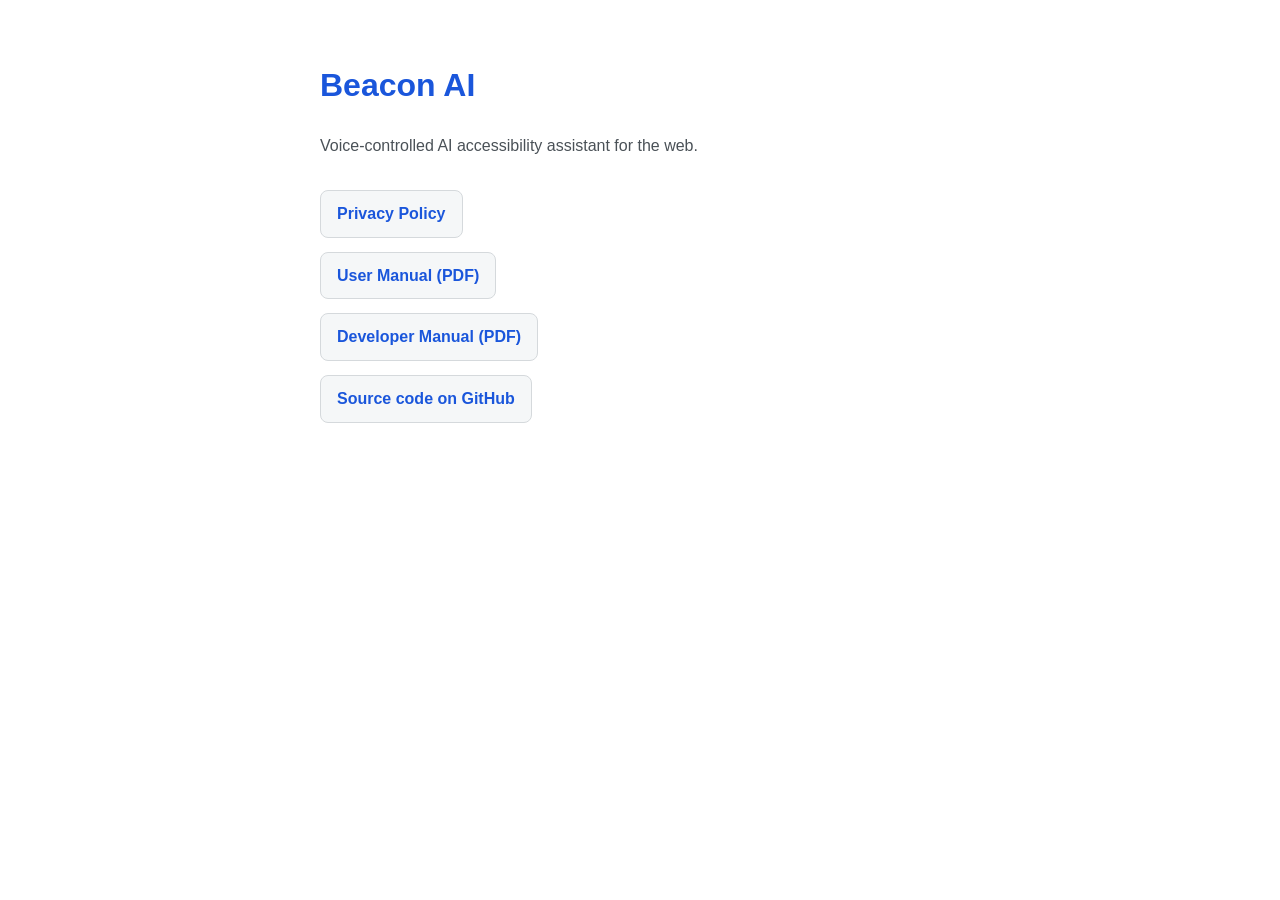
<file: docs/index.html>
<!DOCTYPE html>
<html>
<head>
<meta charset="utf-8" />
<title>Beacon AI — Documentation</title>
<style>
  body {
    font-family: "Segoe UI", -apple-system, Arial, sans-serif;
    max-width: 640px;
    margin: 60px auto;
    padding: 0 20px;
    line-height: 1.6;
    color: #14171a;
  }
  h1 { color: #1a56db; }
  .tagline { color: #4a5157; margin-bottom: 32px; }
  ul { padding-left: 0; list-style: none; }
  li { margin-bottom: 14px; }
  a {
    display: inline-block;
    padding: 10px 16px;
    background: #f5f7f8;
    border: 1px solid #d5d9dc;
    border-radius: 8px;
    color: #1a56db;
    text-decoration: none;
    font-weight: 600;
  }
  a:hover { background: #eef2ff; }
</style>
</head>
<body>
  <h1>Beacon AI</h1>
  <p class="tagline">Voice-controlled AI accessibility assistant for the web.</p>
  <ul>
    <li><a href="privacy-policy.html">Privacy Policy</a></li>
    <li><a href="Beacon-AI-User-Manual.pdf">User Manual (PDF)</a></li>
    <li><a href="Beacon-AI-Developer-Manual.pdf">Developer Manual (PDF)</a></li>
    <li><a href="https://github.com/Ponnusa/Plugin.ai">Source code on GitHub</a></li>
  </ul>
</body>
</html>
</file>
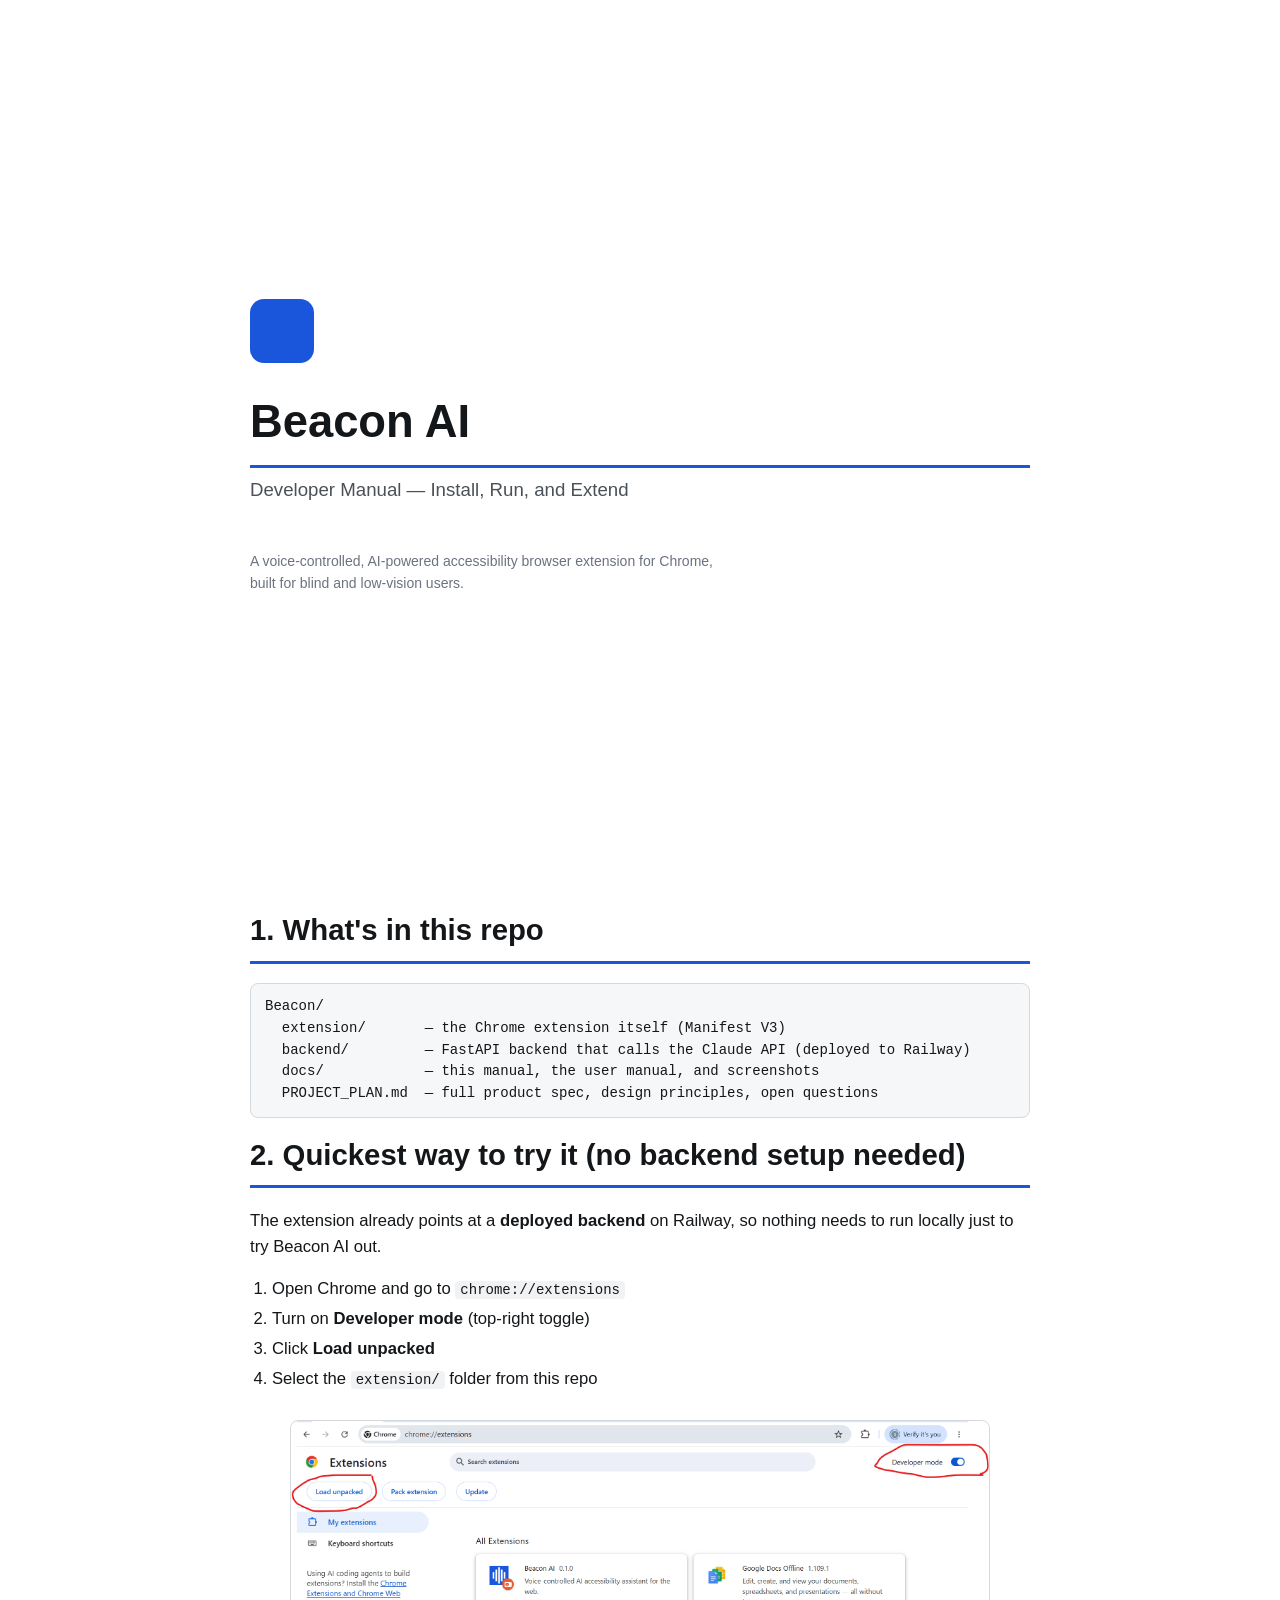
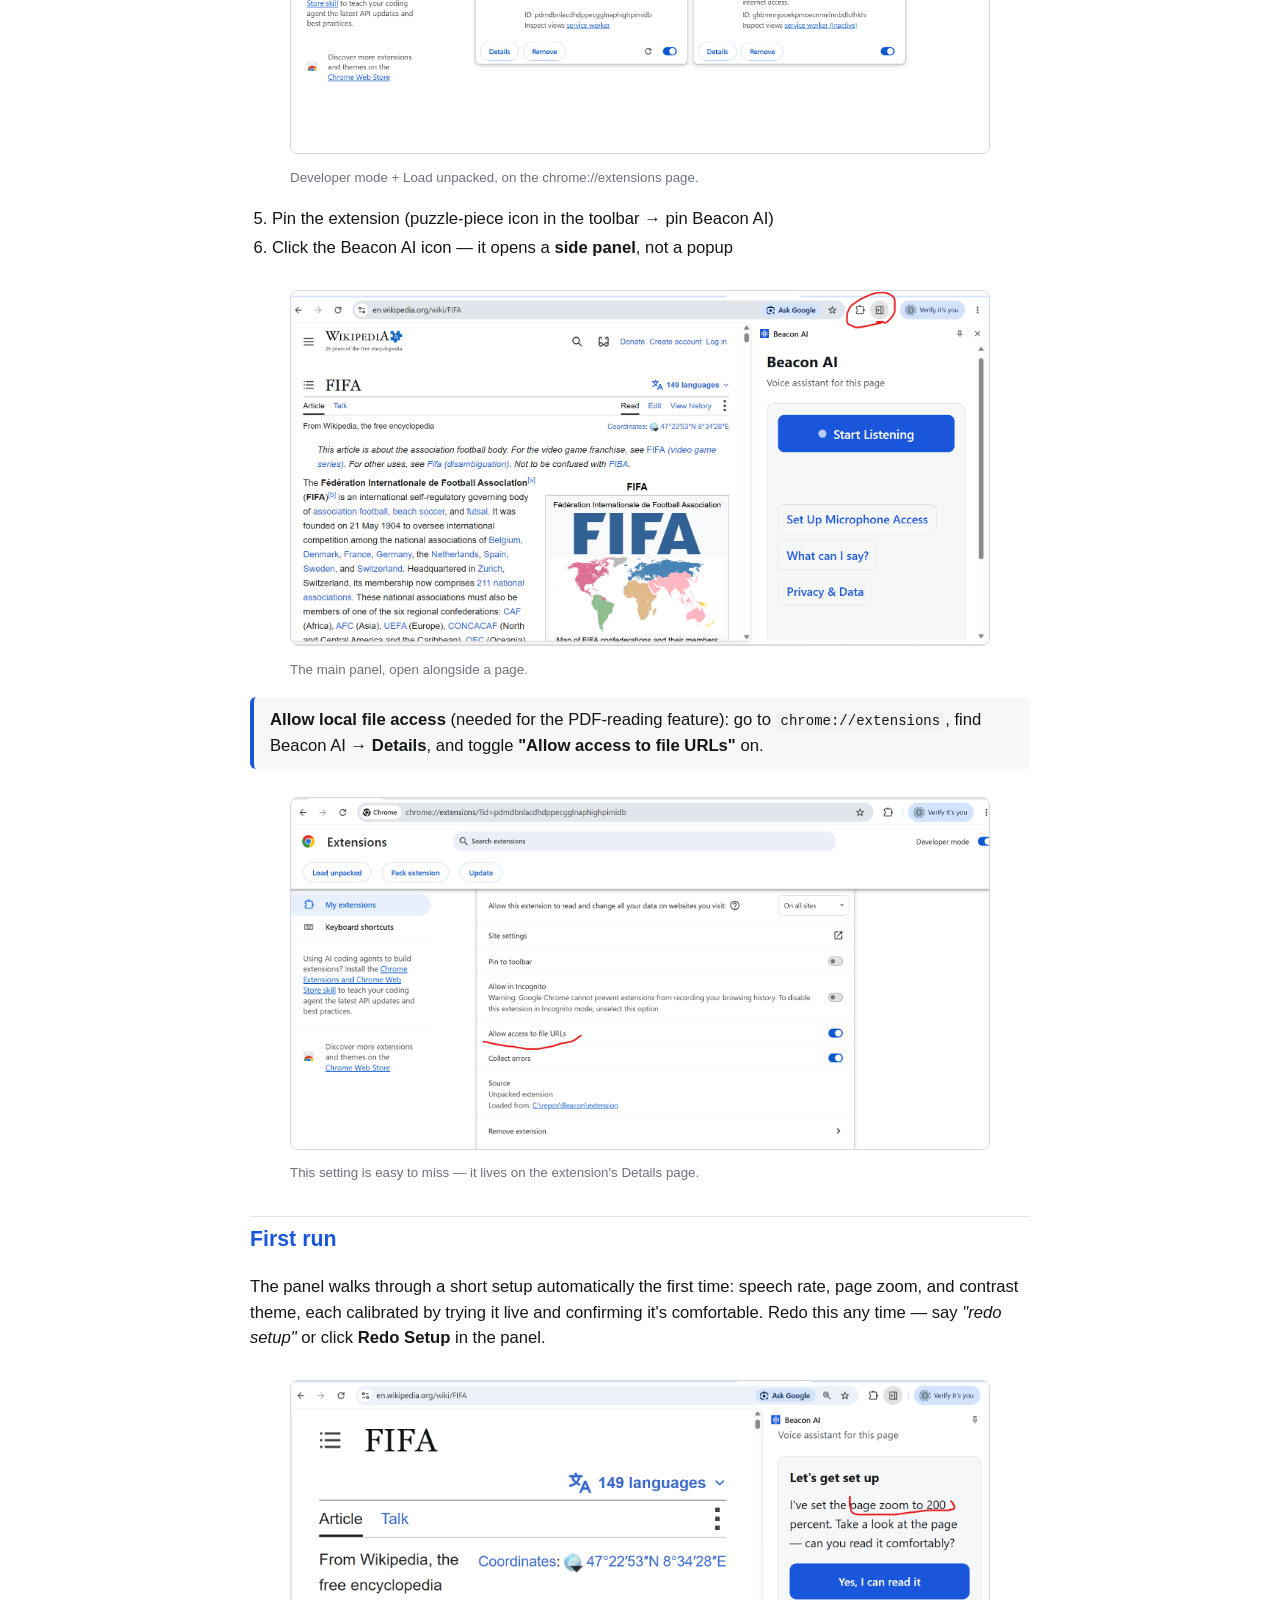
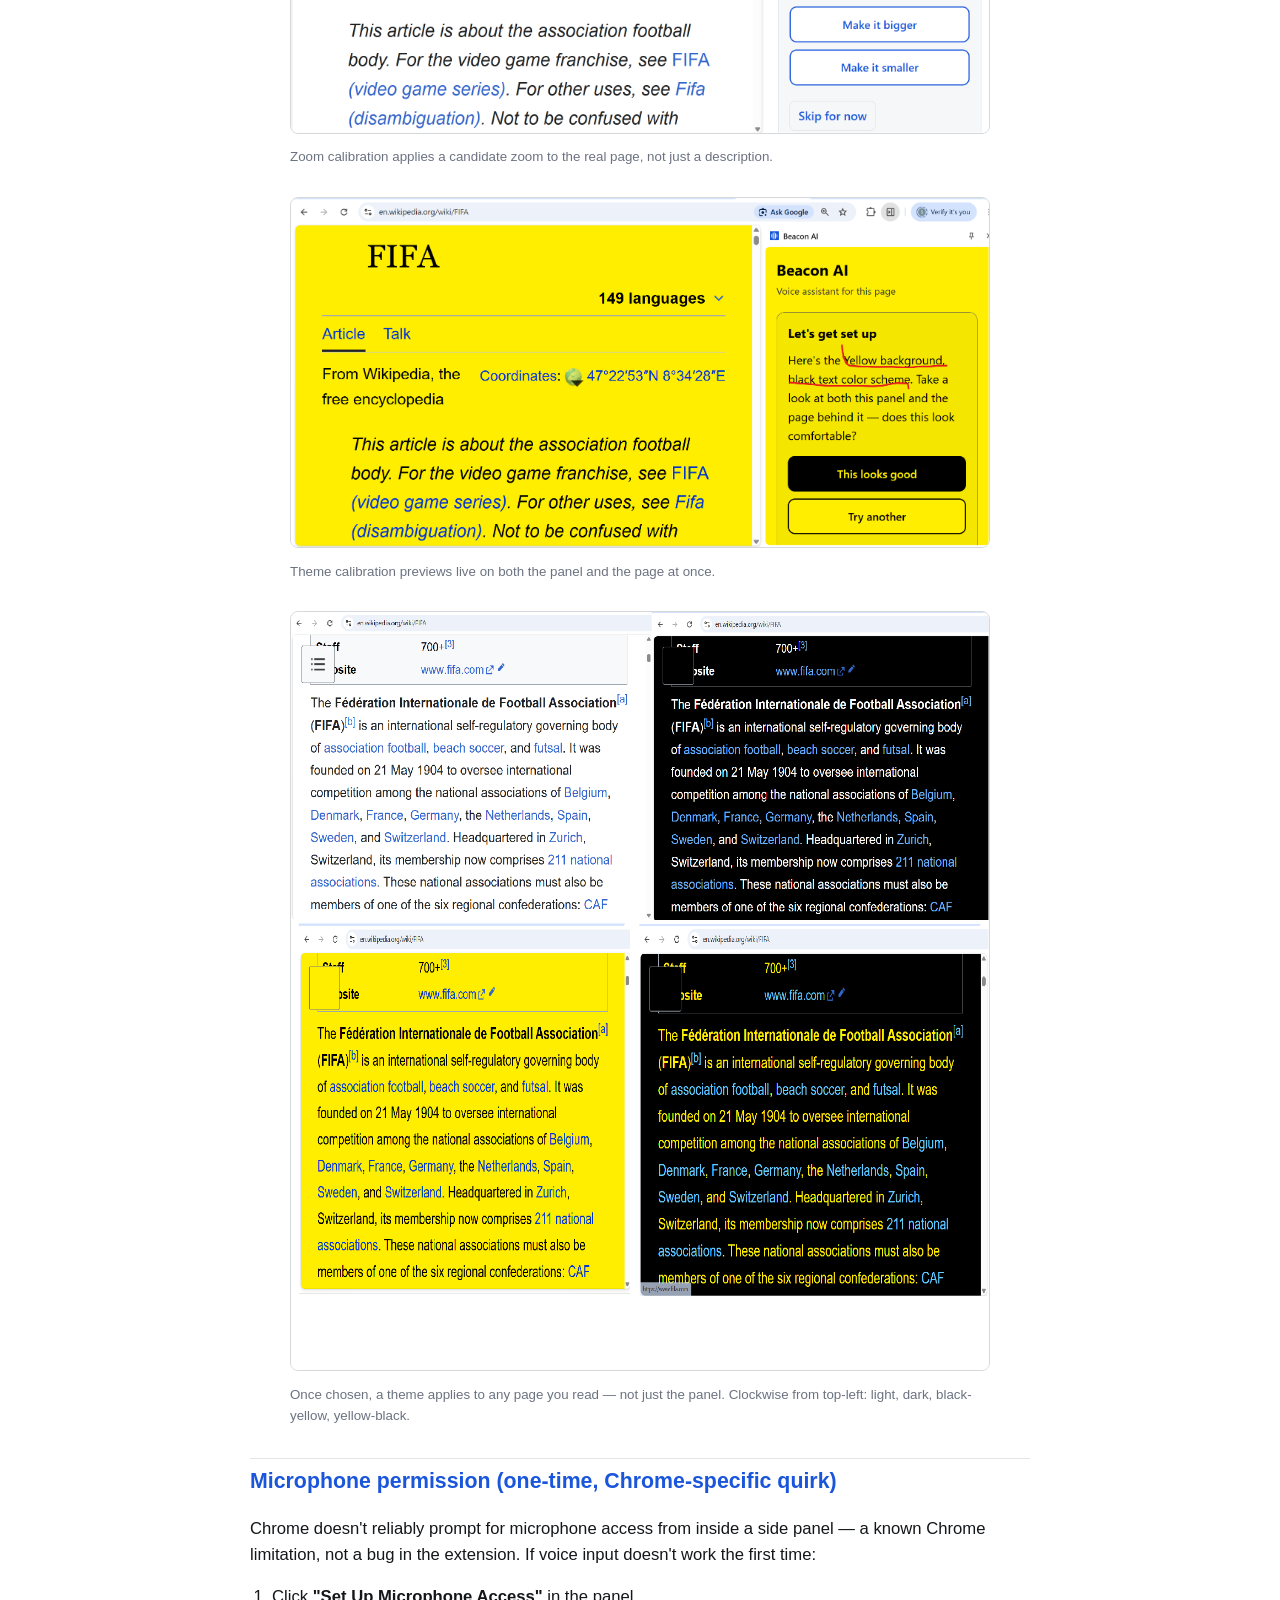
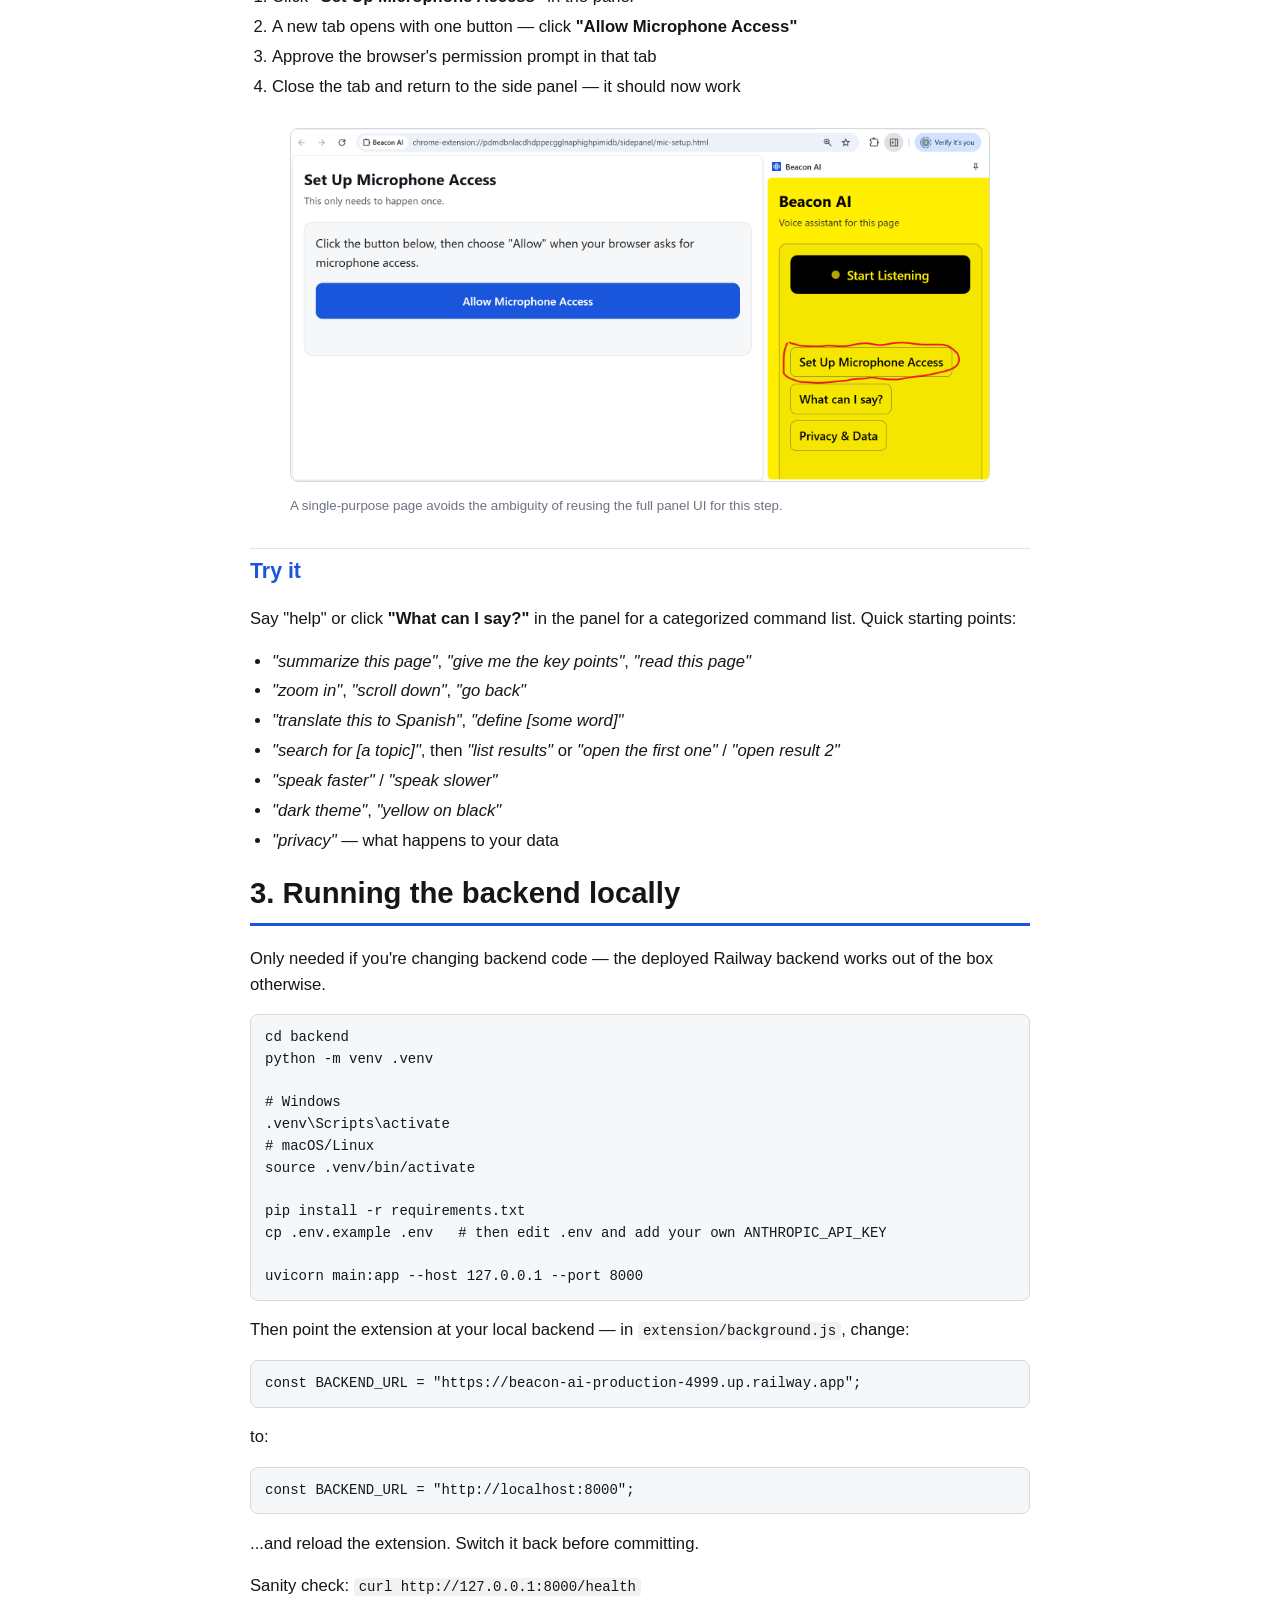
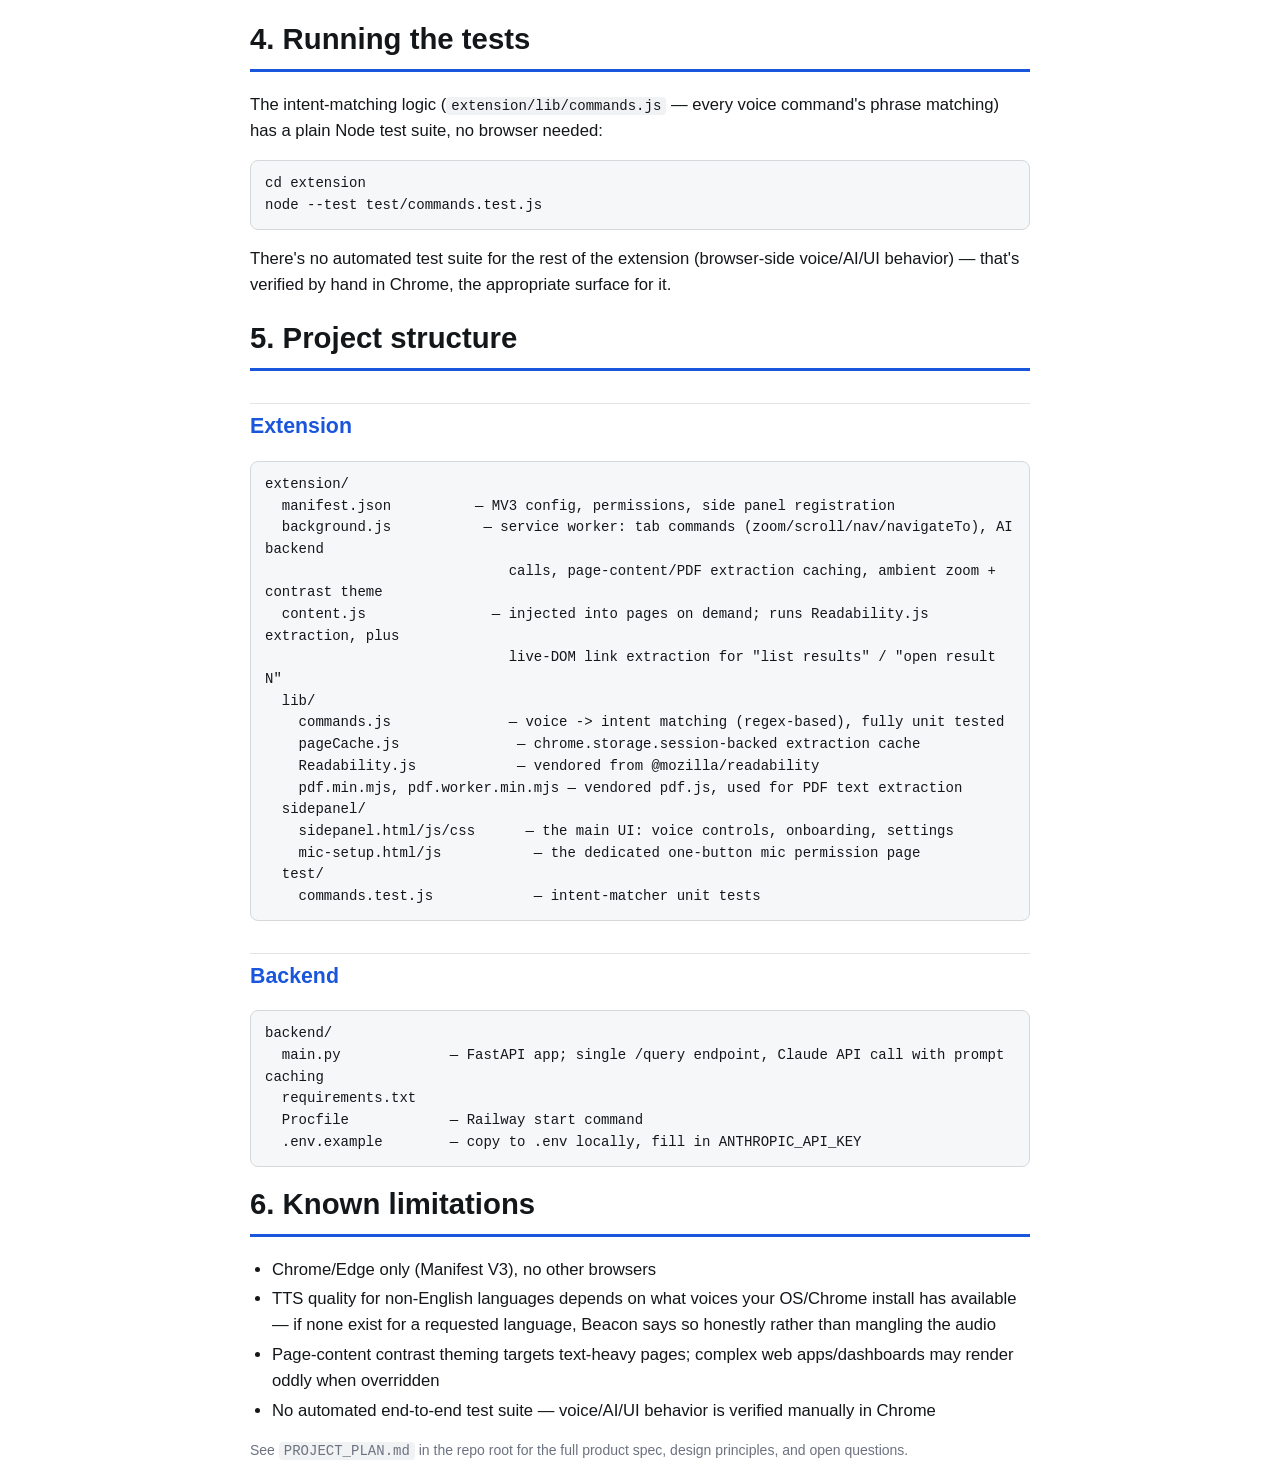
<file: docs/developer-manual.html>
<!DOCTYPE html>
<html>
<head>
<meta charset="utf-8" />
<title>Beacon AI — Developer Manual</title>
<style>
  @page { margin: 2cm 1.8cm; }
  * { box-sizing: border-box; }
  body {
    font-family: "Segoe UI", -apple-system, Arial, sans-serif;
    color: #14171a;
    line-height: 1.55;
    font-size: 12.5pt;
    max-width: 780px;
    margin: 0 auto;
  }
  .cover {
    min-height: 24cm;
    display: flex;
    flex-direction: column;
    justify-content: center;
    page-break-after: always;
  }
  .cover .badge {
    display: inline-block;
    width: 64px;
    height: 64px;
    border-radius: 14px;
    background: #1a56db;
    margin-bottom: 24px;
  }
  .cover h1 { font-size: 34pt; margin: 0 0 8px; }
  .cover p.subtitle { font-size: 14pt; color: #4a5157; margin: 0 0 32px; }
  .cover .meta { font-size: 10.5pt; color: #6b7280; }
  h1 { font-size: 22pt; border-bottom: 3px solid #1a56db; padding-bottom: 8px; margin-top: 0; }
  h2 {
    font-size: 16pt;
    color: #1a56db;
    margin-top: 32px;
    padding-top: 6px;
    border-top: 1px solid #e2e5e8;
  }
  h3 { font-size: 13pt; margin-top: 20px; }
  section { page-break-inside: avoid; }
  code, pre {
    font-family: "Consolas", "SFMono-Regular", monospace;
    font-size: 10.5pt;
  }
  pre {
    background: #f5f7f8;
    border: 1px solid #d5d9dc;
    border-radius: 8px;
    padding: 12px 14px;
    overflow-x: auto;
    white-space: pre-wrap;
  }
  code.inline {
    background: #f0f2f4;
    padding: 1px 5px;
    border-radius: 4px;
  }
  img {
    max-width: 100%;
    border: 1px solid #d5d9dc;
    border-radius: 8px;
    margin: 12px 0;
    page-break-inside: avoid;
  }
  figcaption { font-size: 10pt; color: #6b7280; margin: -6px 0 16px; }
  .callout {
    background: #f5f7f8;
    border-left: 4px solid #1a56db;
    border-radius: 6px;
    padding: 10px 16px;
    margin: 14px 0;
  }
  .grid2 { display: flex; gap: 24px; }
  .grid2 > div { flex: 1; }
  ul, ol { padding-left: 22px; }
  li { margin-bottom: 4px; }
  table { border-collapse: collapse; width: 100%; margin: 12px 0; font-size: 11pt; }
  th, td { border: 1px solid #d5d9dc; padding: 6px 10px; text-align: left; }
  th { background: #f5f7f8; }
</style>
</head>
<body>

<div class="cover">
  <div class="badge"></div>
  <h1>Beacon AI</h1>
  <p class="subtitle">Developer Manual — Install, Run, and Extend</p>
  <p class="meta">A voice-controlled, AI-powered accessibility browser extension for Chrome,<br/>built for blind and low-vision users.</p>
</div>

<h1>1. What's in this repo</h1>
<pre>Beacon/
  extension/       — the Chrome extension itself (Manifest V3)
  backend/         — FastAPI backend that calls the Claude API (deployed to Railway)
  docs/            — this manual, the user manual, and screenshots
  PROJECT_PLAN.md  — full product spec, design principles, open questions</pre>

<h1>2. Quickest way to try it (no backend setup needed)</h1>
<p>The extension already points at a <strong>deployed backend</strong> on Railway, so nothing needs to run locally just to try Beacon AI out.</p>

<ol>
  <li>Open Chrome and go to <code class="inline">chrome://extensions</code></li>
  <li>Turn on <strong>Developer mode</strong> (top-right toggle)</li>
  <li>Click <strong>Load unpacked</strong></li>
  <li>Select the <code class="inline">extension/</code> folder from this repo</li>
</ol>
<figure>
  <img src="images/load-unpacked.png" alt="Chrome extensions page with Developer mode on and Load unpacked highlighted" />
  <figcaption>Developer mode + Load unpacked, on the chrome://extensions page.</figcaption>
</figure>

<ol start="5">
  <li>Pin the extension (puzzle-piece icon in the toolbar → pin Beacon AI)</li>
  <li>Click the Beacon AI icon — it opens a <strong>side panel</strong>, not a popup</li>
</ol>
<figure>
  <img src="images/side-panel-main.png" alt="Beacon AI side panel open next to a Wikipedia article" />
  <figcaption>The main panel, open alongside a page.</figcaption>
</figure>

<div class="callout">
  <strong>Allow local file access</strong> (needed for the PDF-reading feature): go to <code class="inline">chrome://extensions</code>, find Beacon AI → <strong>Details</strong>, and toggle <strong>"Allow access to file URLs"</strong> on.
</div>
<figure>
  <img src="images/allow-file-urls.png" alt="Extension details page with Allow access to file URLs toggle highlighted" />
  <figcaption>This setting is easy to miss — it lives on the extension's Details page.</figcaption>
</figure>

<h2>First run</h2>
<p>The panel walks through a short setup automatically the first time: speech rate, page zoom, and contrast theme, each calibrated by trying it live and confirming it's comfortable. Redo this any time — say <em>"redo setup"</em> or click <strong>Redo Setup</strong> in the panel.</p>

<figure>
  <img src="images/onboarding-zoom.png" alt="Onboarding zoom step showing the actual page zoomed to 200 percent" />
  <figcaption>Zoom calibration applies a candidate zoom to the real page, not just a description.</figcaption>
</figure>

<figure>
  <img src="images/onboarding-theme.png" alt="Onboarding theme step showing yellow background, black text on both panel and page" />
  <figcaption>Theme calibration previews live on both the panel and the page at once.</figcaption>
</figure>

<figure>
  <img src="images/contrast-themes.png" alt="The same Wikipedia page shown in light, dark, yellow-black, and black-yellow themes" />
  <figcaption>Once chosen, a theme applies to any page you read — not just the panel. Clockwise from top-left: light, dark, black-yellow, yellow-black.</figcaption>
</figure>

<h2>Microphone permission (one-time, Chrome-specific quirk)</h2>
<p>Chrome doesn't reliably prompt for microphone access from inside a side panel — a known Chrome limitation, not a bug in the extension. If voice input doesn't work the first time:</p>
<ol>
  <li>Click <strong>"Set Up Microphone Access"</strong> in the panel</li>
  <li>A new tab opens with one button — click <strong>"Allow Microphone Access"</strong></li>
  <li>Approve the browser's permission prompt in that tab</li>
  <li>Close the tab and return to the side panel — it should now work</li>
</ol>
<figure>
  <img src="images/mic-setup.png" alt="The dedicated mic-setup tab next to the side panel" />
  <figcaption>A single-purpose page avoids the ambiguity of reusing the full panel UI for this step.</figcaption>
</figure>

<h2>Try it</h2>
<p>Say "help" or click <strong>"What can I say?"</strong> in the panel for a categorized command list. Quick starting points:</p>
<ul>
  <li><em>"summarize this page"</em>, <em>"give me the key points"</em>, <em>"read this page"</em></li>
  <li><em>"zoom in"</em>, <em>"scroll down"</em>, <em>"go back"</em></li>
  <li><em>"translate this to Spanish"</em>, <em>"define [some word]"</em></li>
  <li><em>"search for [a topic]"</em>, then <em>"list results"</em> or <em>"open the first one"</em> / <em>"open result 2"</em></li>
  <li><em>"speak faster"</em> / <em>"speak slower"</em></li>
  <li><em>"dark theme"</em>, <em>"yellow on black"</em></li>
  <li><em>"privacy"</em> — what happens to your data</li>
</ul>

<h1>3. Running the backend locally</h1>
<p>Only needed if you're changing backend code — the deployed Railway backend works out of the box otherwise.</p>
<pre>cd backend
python -m venv .venv

# Windows
.venv\Scripts\activate
# macOS/Linux
source .venv/bin/activate

pip install -r requirements.txt
cp .env.example .env   # then edit .env and add your own ANTHROPIC_API_KEY

uvicorn main:app --host 127.0.0.1 --port 8000</pre>

<p>Then point the extension at your local backend — in <code class="inline">extension/background.js</code>, change:</p>
<pre>const BACKEND_URL = "https://beacon-ai-production-4999.up.railway.app";</pre>
<p>to:</p>
<pre>const BACKEND_URL = "http://localhost:8000";</pre>
<p>...and reload the extension. Switch it back before committing.</p>
<p>Sanity check: <code class="inline">curl http://127.0.0.1:8000/health</code></p>

<h1>4. Running the tests</h1>
<p>The intent-matching logic (<code class="inline">extension/lib/commands.js</code> — every voice command's phrase matching) has a plain Node test suite, no browser needed:</p>
<pre>cd extension
node --test test/commands.test.js</pre>
<p>There's no automated test suite for the rest of the extension (browser-side voice/AI/UI behavior) — that's verified by hand in Chrome, the appropriate surface for it.</p>

<h1>5. Project structure</h1>
<h2>Extension</h2>
<pre>extension/
  manifest.json          — MV3 config, permissions, side panel registration
  background.js           — service worker: tab commands (zoom/scroll/nav/navigateTo), AI backend
                             calls, page-content/PDF extraction caching, ambient zoom + contrast theme
  content.js               — injected into pages on demand; runs Readability.js extraction, plus
                             live-DOM link extraction for "list results" / "open result N"
  lib/
    commands.js              — voice -> intent matching (regex-based), fully unit tested
    pageCache.js              — chrome.storage.session-backed extraction cache
    Readability.js            — vendored from @mozilla/readability
    pdf.min.mjs, pdf.worker.min.mjs — vendored pdf.js, used for PDF text extraction
  sidepanel/
    sidepanel.html/js/css      — the main UI: voice controls, onboarding, settings
    mic-setup.html/js           — the dedicated one-button mic permission page
  test/
    commands.test.js            — intent-matcher unit tests</pre>

<h2>Backend</h2>
<pre>backend/
  main.py             — FastAPI app; single /query endpoint, Claude API call with prompt caching
  requirements.txt
  Procfile            — Railway start command
  .env.example        — copy to .env locally, fill in ANTHROPIC_API_KEY</pre>

<h1>6. Known limitations</h1>
<ul>
  <li>Chrome/Edge only (Manifest V3), no other browsers</li>
  <li>TTS quality for non-English languages depends on what voices your OS/Chrome install has available — if none exist for a requested language, Beacon says so honestly rather than mangling the audio</li>
  <li>Page-content contrast theming targets text-heavy pages; complex web apps/dashboards may render oddly when overridden</li>
  <li>No automated end-to-end test suite — voice/AI/UI behavior is verified manually in Chrome</li>
</ul>
<p style="color:#6b7280; font-size:10.5pt;">See <code class="inline">PROJECT_PLAN.md</code> in the repo root for the full product spec, design principles, and open questions.</p>

</body>
</html>
</file>
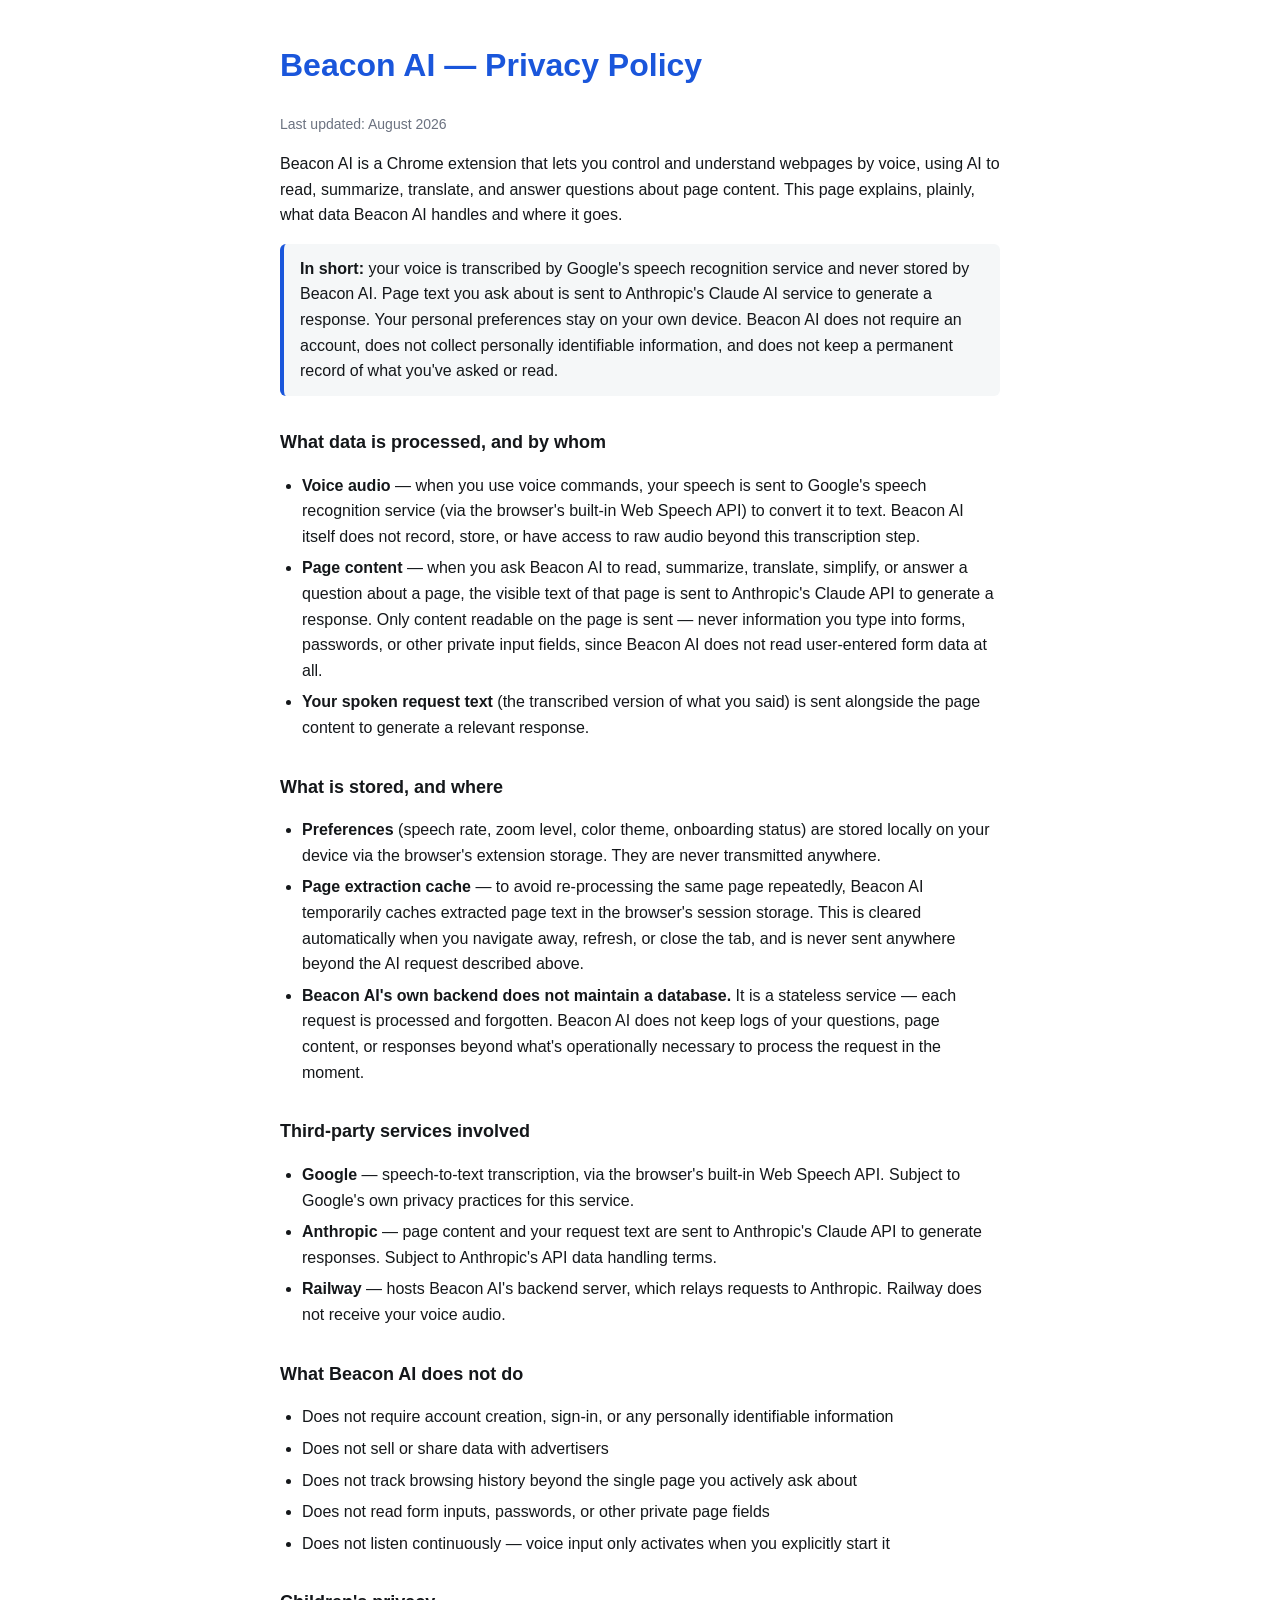
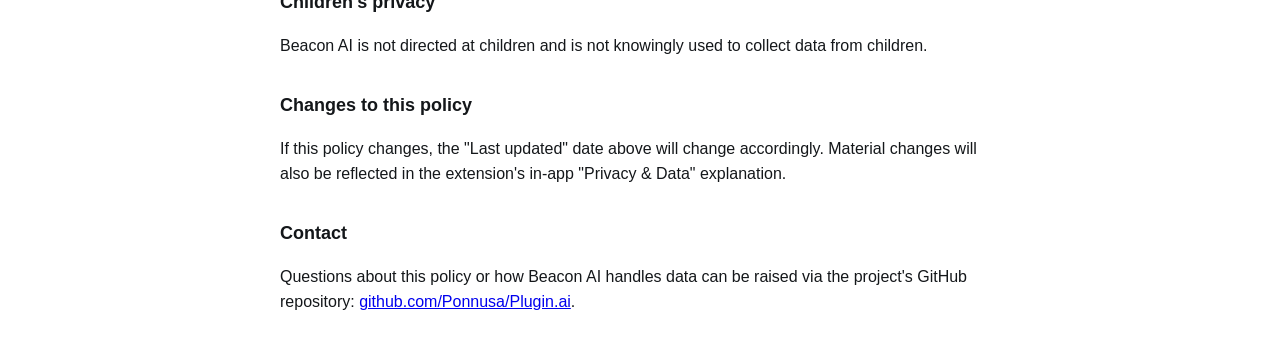
<file: docs/privacy-policy.html>
<!DOCTYPE html>
<html>
<head>
<meta charset="utf-8" />
<title>Beacon AI — Privacy Policy</title>
<style>
  body {
    font-family: "Segoe UI", -apple-system, Arial, sans-serif;
    max-width: 720px;
    margin: 40px auto;
    padding: 0 20px;
    line-height: 1.6;
    color: #14171a;
  }
  h1 { color: #1a56db; }
  h2 { margin-top: 32px; font-size: 18px; }
  .updated { color: #6b7280; font-size: 14px; }
  ul { padding-left: 22px; }
  li { margin-bottom: 6px; }
  .callout {
    background: #f5f7f8;
    border-left: 4px solid #1a56db;
    border-radius: 6px;
    padding: 12px 16px;
    margin: 16px 0;
  }
</style>
</head>
<body>

<h1>Beacon AI — Privacy Policy</h1>
<p class="updated">Last updated: August 2026</p>

<p>Beacon AI is a Chrome extension that lets you control and understand webpages by voice, using AI to read, summarize, translate, and answer questions about page content. This page explains, plainly, what data Beacon AI handles and where it goes.</p>

<div class="callout">
  <strong>In short:</strong> your voice is transcribed by Google's speech recognition service and never stored by Beacon AI. Page text you ask about is sent to Anthropic's Claude AI service to generate a response. Your personal preferences stay on your own device. Beacon AI does not require an account, does not collect personally identifiable information, and does not keep a permanent record of what you've asked or read.
</div>

<h2>What data is processed, and by whom</h2>
<ul>
  <li><strong>Voice audio</strong> — when you use voice commands, your speech is sent to Google's speech recognition service (via the browser's built-in Web Speech API) to convert it to text. Beacon AI itself does not record, store, or have access to raw audio beyond this transcription step.</li>
  <li><strong>Page content</strong> — when you ask Beacon AI to read, summarize, translate, simplify, or answer a question about a page, the visible text of that page is sent to Anthropic's Claude API to generate a response. Only content readable on the page is sent — never information you type into forms, passwords, or other private input fields, since Beacon AI does not read user-entered form data at all.</li>
  <li><strong>Your spoken request text</strong> (the transcribed version of what you said) is sent alongside the page content to generate a relevant response.</li>
</ul>

<h2>What is stored, and where</h2>
<ul>
  <li><strong>Preferences</strong> (speech rate, zoom level, color theme, onboarding status) are stored locally on your device via the browser's extension storage. They are never transmitted anywhere.</li>
  <li><strong>Page extraction cache</strong> — to avoid re-processing the same page repeatedly, Beacon AI temporarily caches extracted page text in the browser's session storage. This is cleared automatically when you navigate away, refresh, or close the tab, and is never sent anywhere beyond the AI request described above.</li>
  <li><strong>Beacon AI's own backend does not maintain a database.</strong> It is a stateless service — each request is processed and forgotten. Beacon AI does not keep logs of your questions, page content, or responses beyond what's operationally necessary to process the request in the moment.</li>
</ul>

<h2>Third-party services involved</h2>
<ul>
  <li><strong>Google</strong> — speech-to-text transcription, via the browser's built-in Web Speech API. Subject to Google's own privacy practices for this service.</li>
  <li><strong>Anthropic</strong> — page content and your request text are sent to Anthropic's Claude API to generate responses. Subject to Anthropic's API data handling terms.</li>
  <li><strong>Railway</strong> — hosts Beacon AI's backend server, which relays requests to Anthropic. Railway does not receive your voice audio.</li>
</ul>

<h2>What Beacon AI does not do</h2>
<ul>
  <li>Does not require account creation, sign-in, or any personally identifiable information</li>
  <li>Does not sell or share data with advertisers</li>
  <li>Does not track browsing history beyond the single page you actively ask about</li>
  <li>Does not read form inputs, passwords, or other private page fields</li>
  <li>Does not listen continuously — voice input only activates when you explicitly start it</li>
</ul>

<h2>Children's privacy</h2>
<p>Beacon AI is not directed at children and is not knowingly used to collect data from children.</p>

<h2>Changes to this policy</h2>
<p>If this policy changes, the "Last updated" date above will change accordingly. Material changes will also be reflected in the extension's in-app "Privacy &amp; Data" explanation.</p>

<h2>Contact</h2>
<p>Questions about this policy or how Beacon AI handles data can be raised via the project's GitHub repository: <a href="https://github.com/Ponnusa/Plugin.ai">github.com/Ponnusa/Plugin.ai</a>.</p>

</body>
</html>
</file>
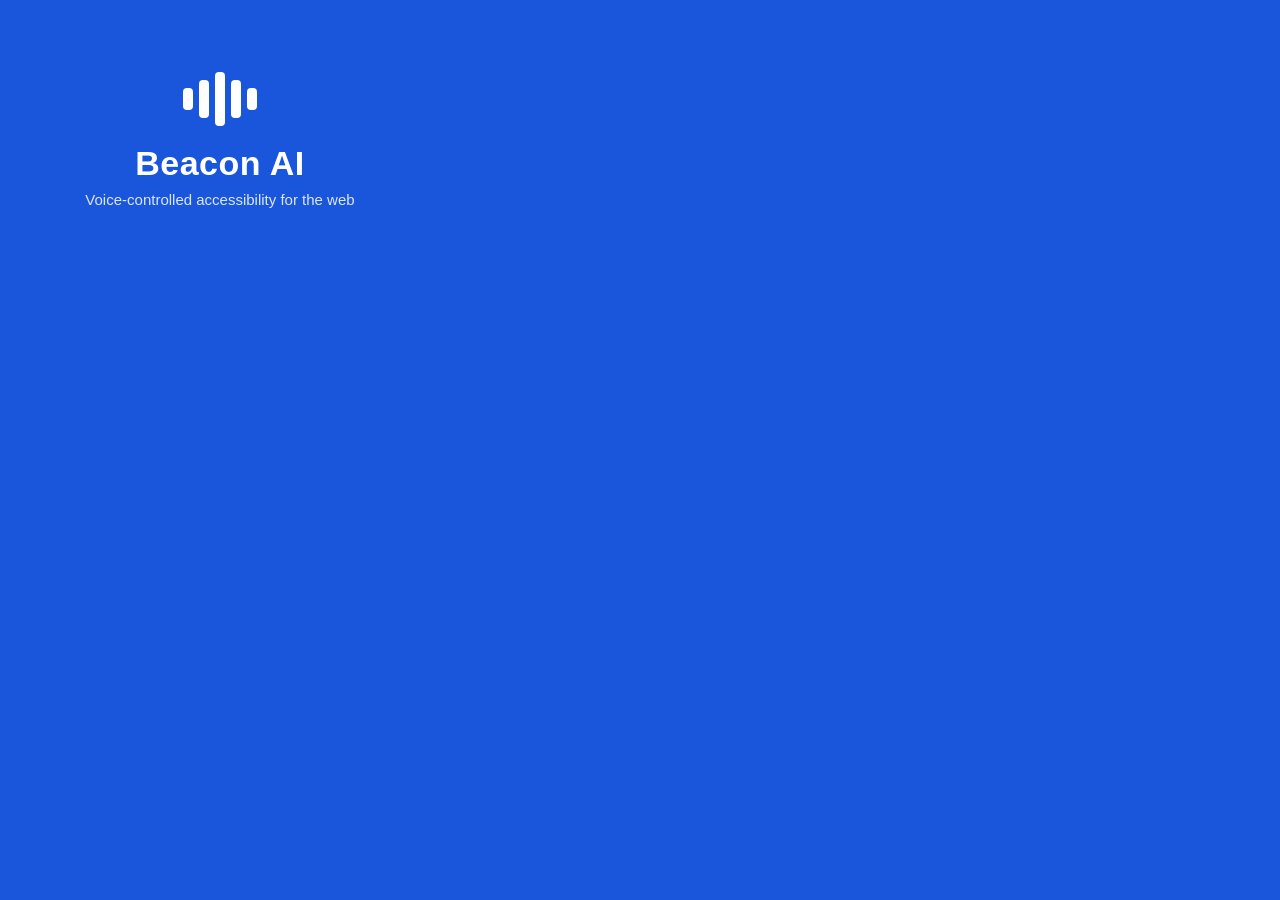
<file: docs/promo-tile.html>
<!DOCTYPE html>
<html>
<head>
<meta charset="utf-8" />
<style>
  * { margin: 0; padding: 0; box-sizing: border-box; }
  html, body {
    width: 440px;
    height: 280px;
    overflow: hidden;
    background: #1a56db;
    font-family: "Segoe UI", -apple-system, Arial, sans-serif;
  }
  .wrap {
    width: 440px;
    height: 280px;
    display: flex;
    flex-direction: column;
    align-items: center;
    justify-content: center;
    color: #ffffff;
    text-align: center;
  }
  .bars {
    display: flex;
    align-items: center;
    gap: 6px;
    margin-bottom: 18px;
  }
  .bar {
    width: 10px;
    background: #ffffff;
    border-radius: 4px;
  }
  .title {
    font-size: 34px;
    font-weight: 700;
    letter-spacing: 0.5px;
  }
  .tagline {
    font-size: 15px;
    margin-top: 8px;
    color: #dbe6fb;
  }
</style>
</head>
<body>
  <div class="wrap">
    <div class="bars">
      <div class="bar" style="height:22px"></div>
      <div class="bar" style="height:38px"></div>
      <div class="bar" style="height:54px"></div>
      <div class="bar" style="height:38px"></div>
      <div class="bar" style="height:22px"></div>
    </div>
    <div class="title">Beacon AI</div>
    <div class="tagline">Voice-controlled accessibility for the web</div>
  </div>
</body>
</html>
</file>
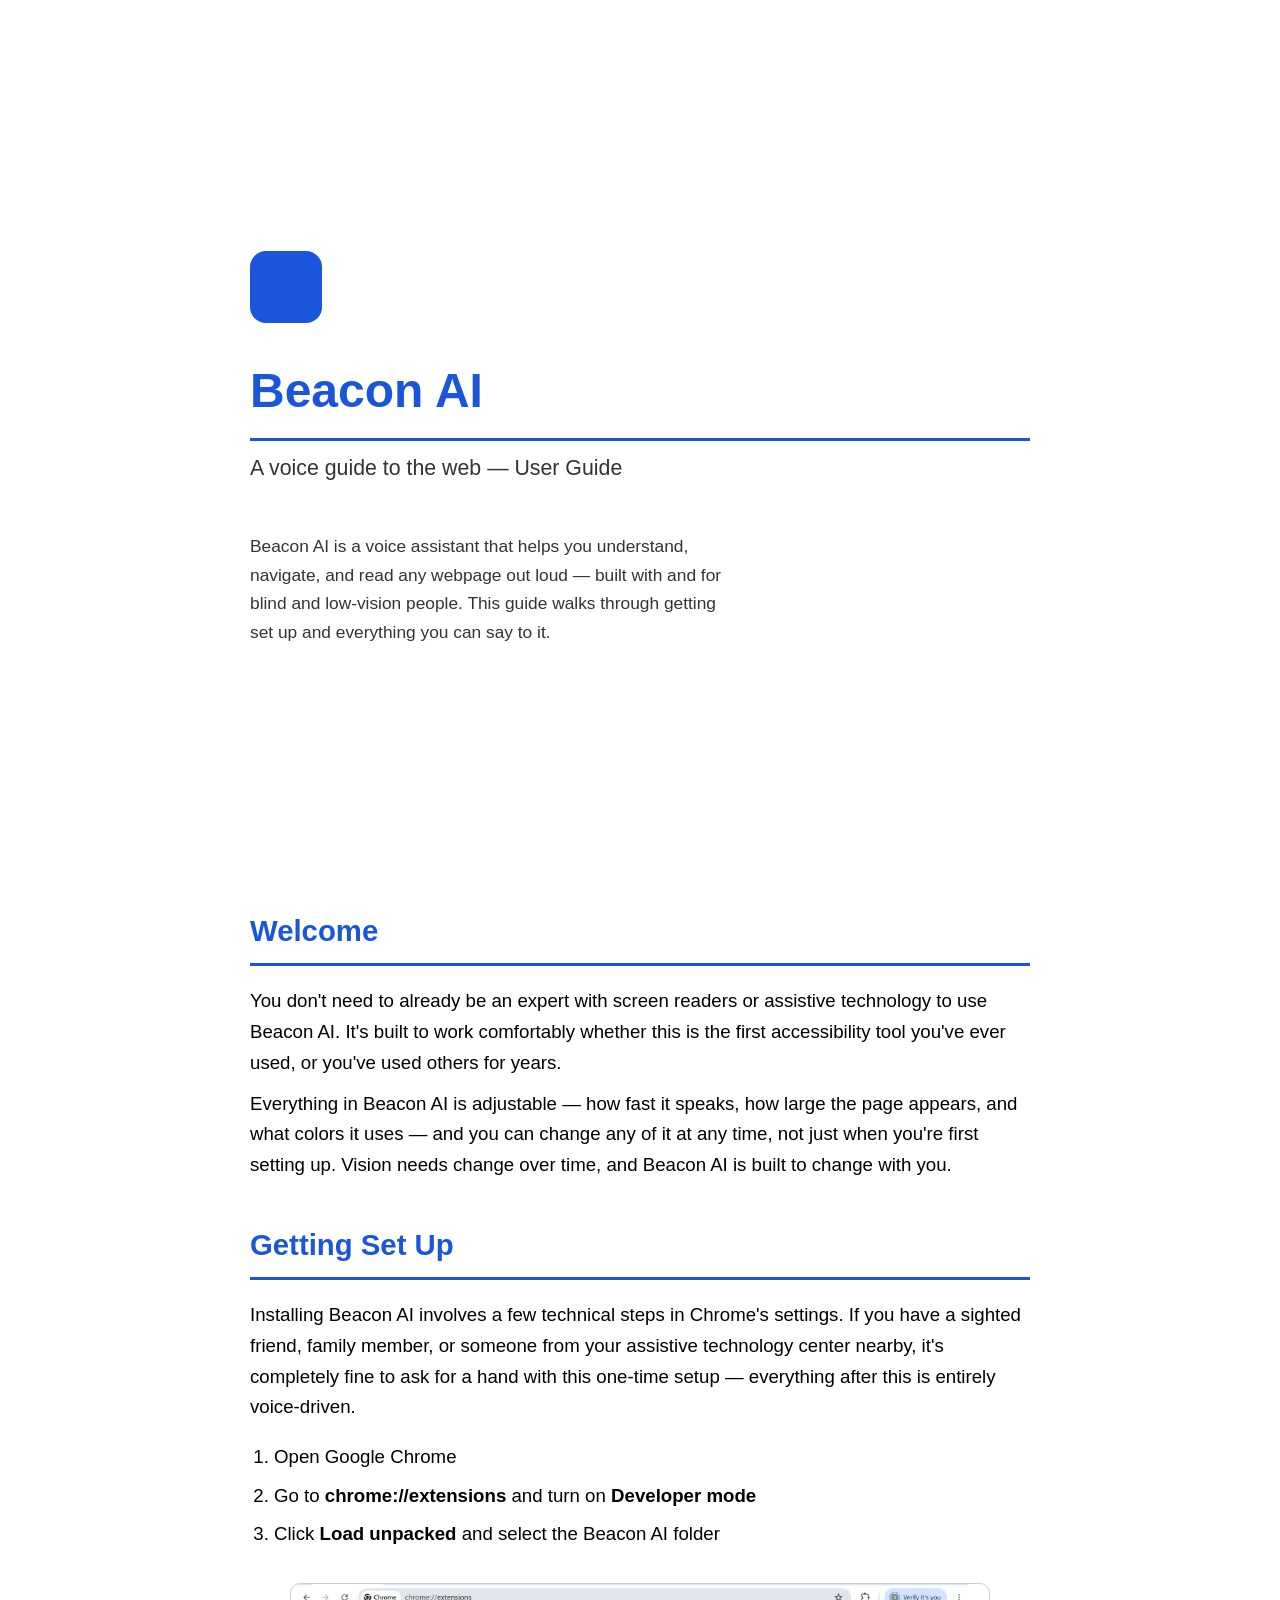
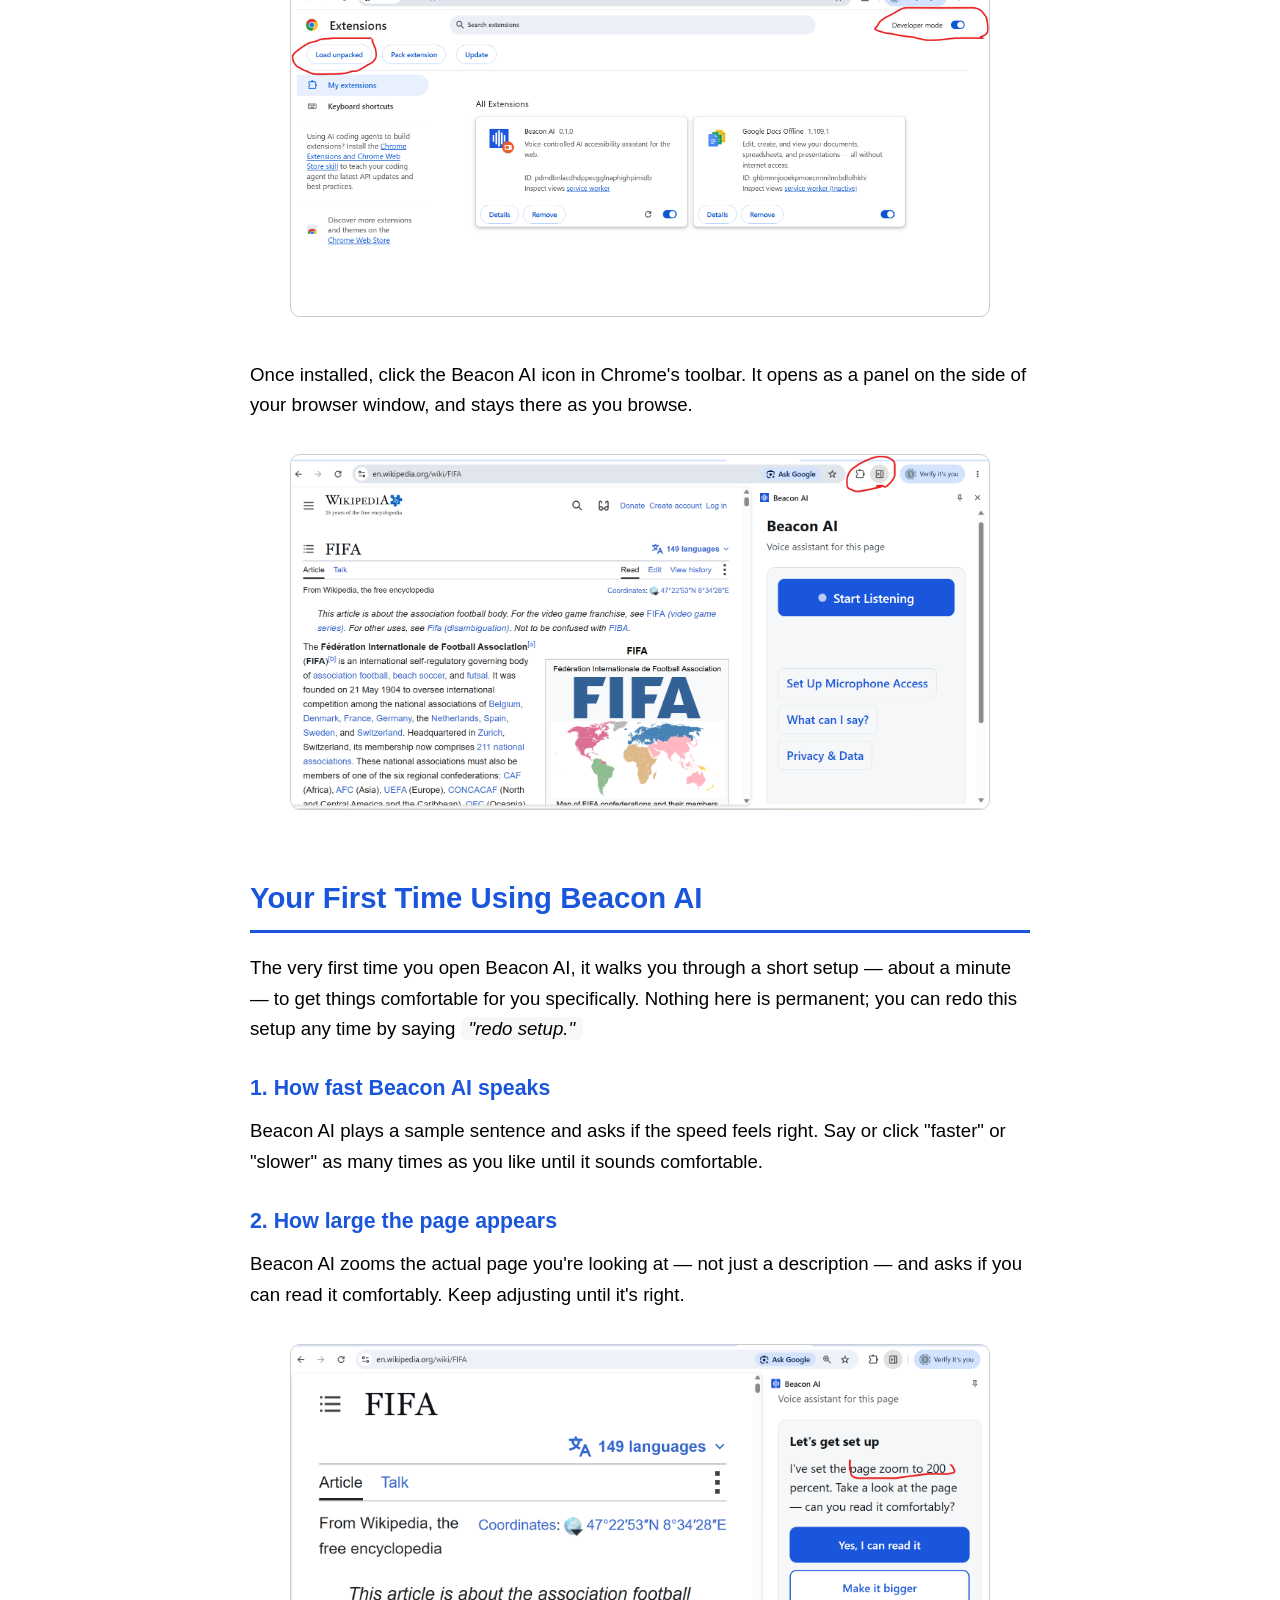
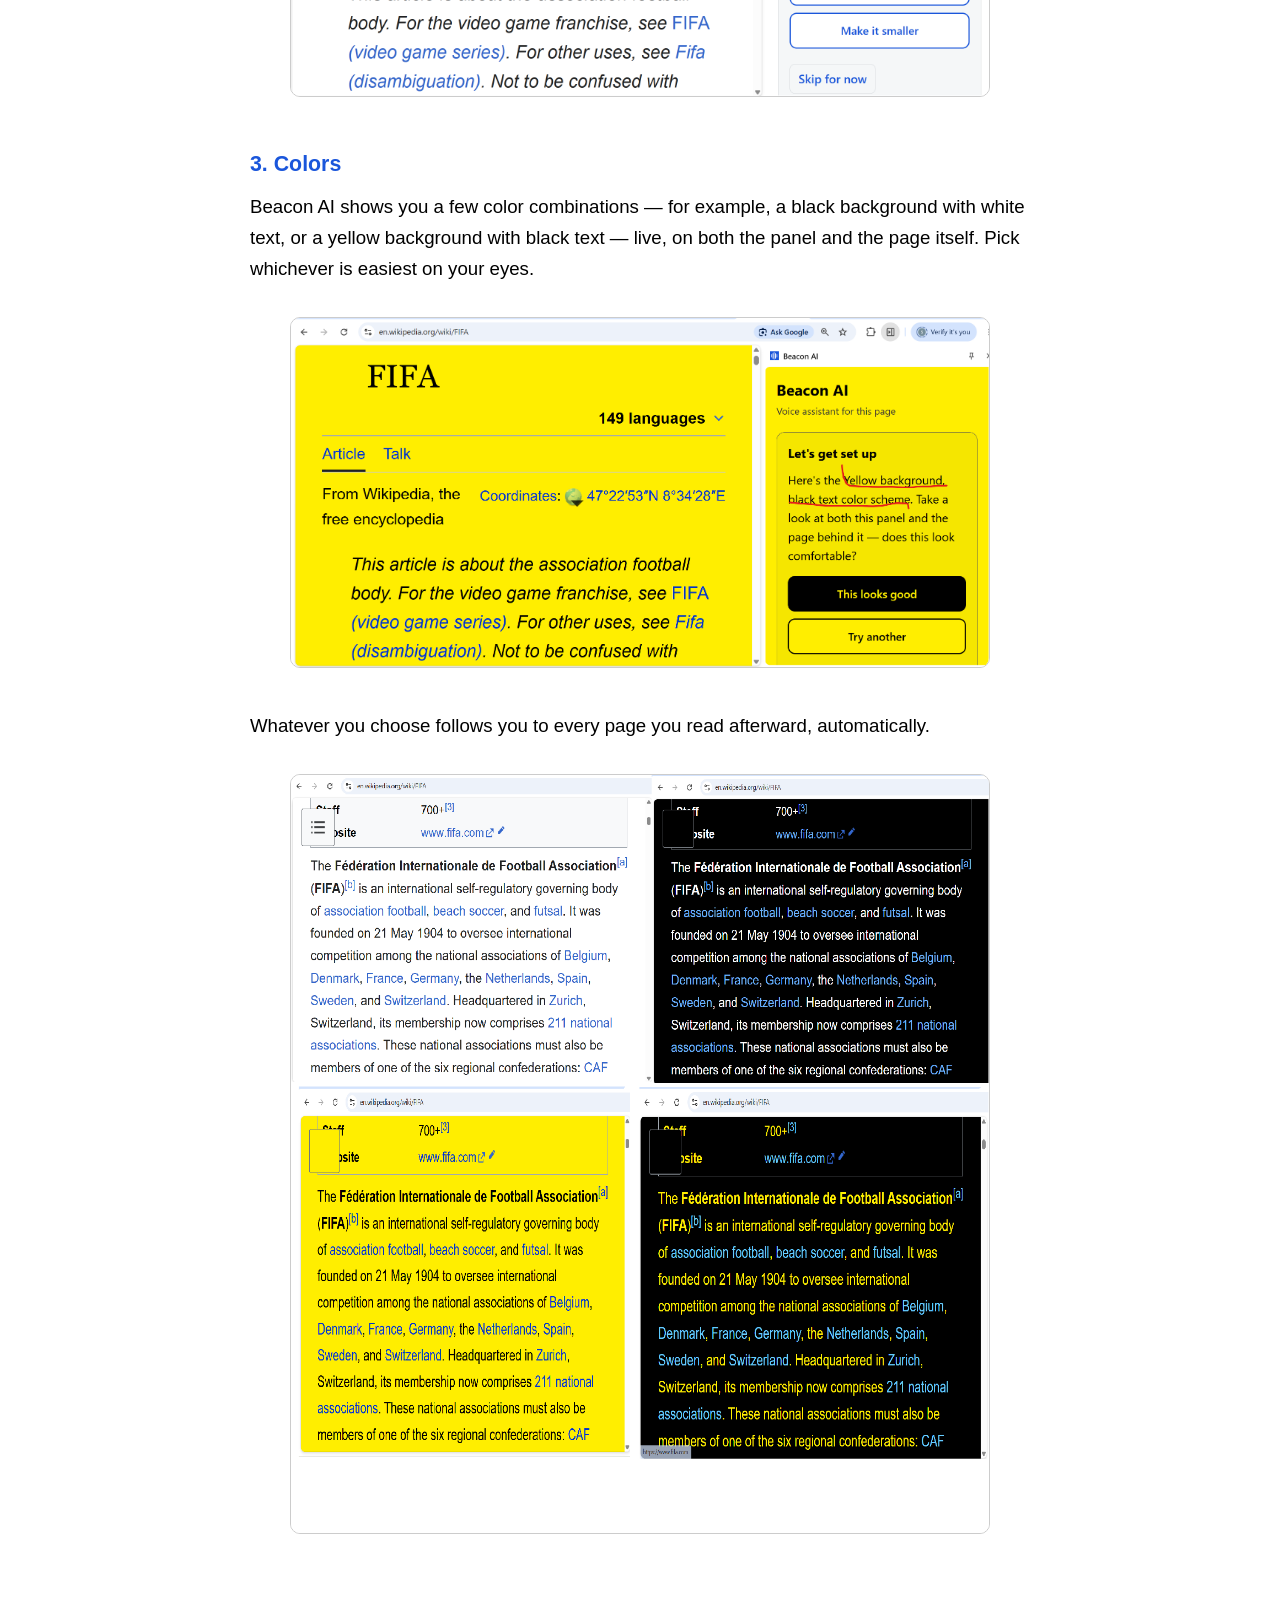
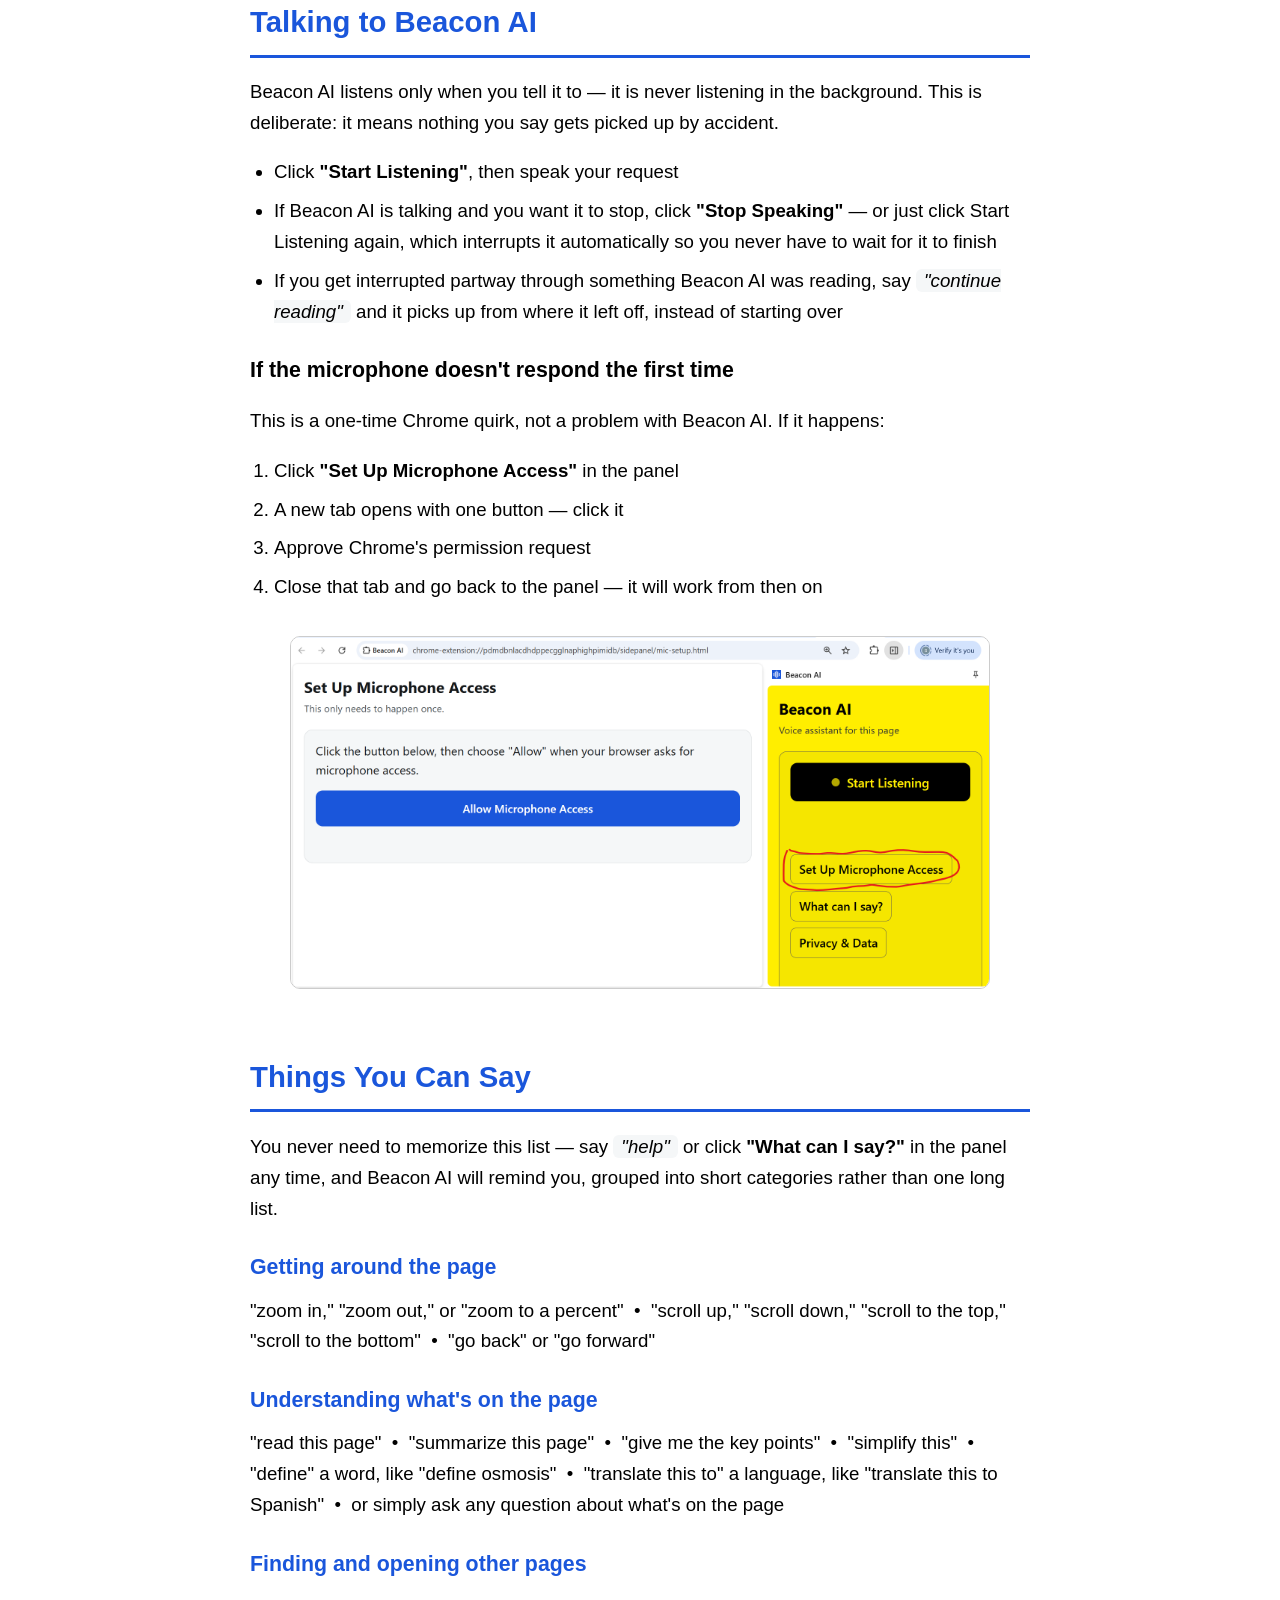
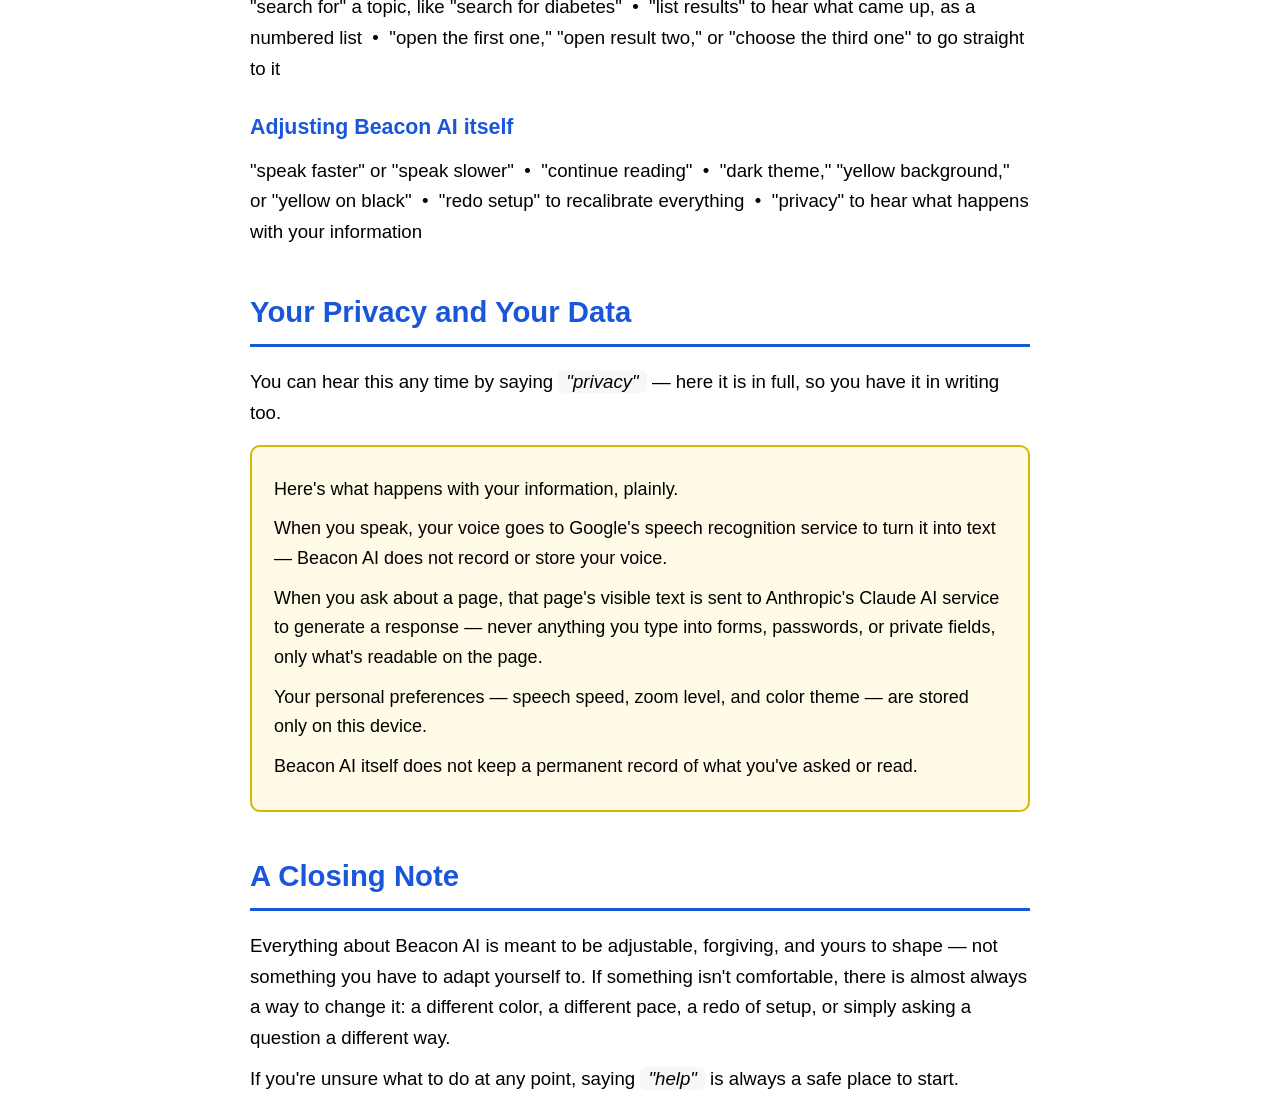
<file: docs/user-manual.html>
<!DOCTYPE html>
<html>
<head>
<meta charset="utf-8" />
<title>Beacon AI — User Guide</title>
<style>
  @page { margin: 2.2cm 2cm; }
  * { box-sizing: border-box; }
  body {
    font-family: "Segoe UI", -apple-system, Arial, sans-serif;
    color: #000000;
    background: #ffffff;
    line-height: 1.65;
    font-size: 14pt;
    max-width: 780px;
    margin: 0 auto;
  }
  .cover {
    min-height: 24cm;
    display: flex;
    flex-direction: column;
    justify-content: center;
    page-break-after: always;
  }
  .cover .badge {
    display: inline-block;
    width: 72px;
    height: 72px;
    border-radius: 16px;
    background: #1a56db;
    margin-bottom: 28px;
  }
  .cover h1 { font-size: 36pt; margin: 0 0 10px; }
  .cover p.subtitle { font-size: 16pt; color: #333333; margin: 0 0 36px; }
  .cover p.welcome { font-size: 13pt; color: #333333; max-width: 480px; }
  h1 {
    font-size: 22pt;
    color: #1a56db;
    border-bottom: 3px solid #1a56db;
    padding-bottom: 8px;
    margin-top: 40px;
  }
  h1:first-of-type { margin-top: 0; }
  h2 { font-size: 16pt; margin-top: 26px; }
  section { page-break-inside: avoid; }
  p { margin: 10px 0; }
  ul, ol { padding-left: 24px; }
  li { margin-bottom: 8px; }
  img {
    max-width: 100%;
    border: 1px solid #cccccc;
    border-radius: 10px;
    margin: 14px 0;
    page-break-inside: avoid;
  }
  figcaption { font-size: 11pt; color: #444444; margin: -8px 0 18px; }
  .say {
    font-style: italic;
    background: #f5f7f8;
    border-radius: 6px;
    padding: 1px 8px;
  }
  .callout {
    background: #f5f7f8;
    border-left: 5px solid #1a56db;
    border-radius: 8px;
    padding: 14px 18px;
    margin: 18px 0;
  }
  .privacy-box {
    background: #fffbe6;
    border: 2px solid #d4b800;
    border-radius: 10px;
    padding: 18px 22px;
    margin: 16px 0;
    font-size: 13.5pt;
  }
  .category { margin-bottom: 22px; }
  .category h2 { color: #1a56db; margin-bottom: 6px; }
</style>
</head>
<body>

<div class="cover">
  <div class="badge"></div>
  <h1>Beacon AI</h1>
  <p class="subtitle">A voice guide to the web — User Guide</p>
  <p class="welcome">Beacon AI is a voice assistant that helps you understand, navigate, and read any webpage out loud — built with and for blind and low-vision people. This guide walks through getting set up and everything you can say to it.</p>
</div>

<h1>Welcome</h1>
<p>You don't need to already be an expert with screen readers or assistive technology to use Beacon AI. It's built to work comfortably whether this is the first accessibility tool you've ever used, or you've used others for years.</p>
<p>Everything in Beacon AI is adjustable — how fast it speaks, how large the page appears, and what colors it uses — and you can change any of it at any time, not just when you're first setting up. Vision needs change over time, and Beacon AI is built to change with you.</p>

<h1>Getting Set Up</h1>
<p>Installing Beacon AI involves a few technical steps in Chrome's settings. If you have a sighted friend, family member, or someone from your assistive technology center nearby, it's completely fine to ask for a hand with this one-time setup — everything after this is entirely voice-driven.</p>
<ol>
  <li>Open Google Chrome</li>
  <li>Go to <strong>chrome://extensions</strong> and turn on <strong>Developer mode</strong></li>
  <li>Click <strong>Load unpacked</strong> and select the Beacon AI folder</li>
</ol>
<figure>
  <img src="images/load-unpacked.png" alt="Chrome extensions page showing the Load unpacked button" />
</figure>
<p>Once installed, click the Beacon AI icon in Chrome's toolbar. It opens as a panel on the side of your browser window, and stays there as you browse.</p>
<figure>
  <img src="images/side-panel-main.png" alt="Beacon AI's side panel open next to a webpage" />
</figure>

<h1>Your First Time Using Beacon AI</h1>
<p>The very first time you open Beacon AI, it walks you through a short setup — about a minute — to get things comfortable for you specifically. Nothing here is permanent; you can redo this setup any time by saying <span class="say">"redo setup."</span></p>

<div class="category">
  <h2>1. How fast Beacon AI speaks</h2>
  <p>Beacon AI plays a sample sentence and asks if the speed feels right. Say or click "faster" or "slower" as many times as you like until it sounds comfortable.</p>
</div>

<div class="category">
  <h2>2. How large the page appears</h2>
  <p>Beacon AI zooms the actual page you're looking at — not just a description — and asks if you can read it comfortably. Keep adjusting until it's right.</p>
  <figure>
    <img src="images/onboarding-zoom.png" alt="Setup screen showing the page zoomed to 200 percent, asking if it's readable" />
  </figure>
</div>

<div class="category">
  <h2>3. Colors</h2>
  <p>Beacon AI shows you a few color combinations — for example, a black background with white text, or a yellow background with black text — live, on both the panel and the page itself. Pick whichever is easiest on your eyes.</p>
  <figure>
    <img src="images/onboarding-theme.png" alt="Setup screen showing a yellow background with black text, applied to both the panel and the page" />
  </figure>
  <p>Whatever you choose follows you to every page you read afterward, automatically.</p>
  <figure>
    <img src="images/contrast-themes.png" alt="The same webpage shown in four different color themes" />
  </figure>
</div>

<h1>Talking to Beacon AI</h1>
<p>Beacon AI listens only when you tell it to — it is never listening in the background. This is deliberate: it means nothing you say gets picked up by accident.</p>
<ul>
  <li>Click <strong>"Start Listening"</strong>, then speak your request</li>
  <li>If Beacon AI is talking and you want it to stop, click <strong>"Stop Speaking"</strong> — or just click Start Listening again, which interrupts it automatically so you never have to wait for it to finish</li>
  <li>If you get interrupted partway through something Beacon AI was reading, say <span class="say">"continue reading"</span> and it picks up from where it left off, instead of starting over</li>
</ul>

<h2>If the microphone doesn't respond the first time</h2>
<p>This is a one-time Chrome quirk, not a problem with Beacon AI. If it happens:</p>
<ol>
  <li>Click <strong>"Set Up Microphone Access"</strong> in the panel</li>
  <li>A new tab opens with one button — click it</li>
  <li>Approve Chrome's permission request</li>
  <li>Close that tab and go back to the panel — it will work from then on</li>
</ol>
<figure>
  <img src="images/mic-setup.png" alt="The one-button microphone setup page next to the Beacon AI panel" />
</figure>

<h1>Things You Can Say</h1>
<p>You never need to memorize this list — say <span class="say">"help"</span> or click <strong>"What can I say?"</strong> in the panel any time, and Beacon AI will remind you, grouped into short categories rather than one long list.</p>

<div class="category">
  <h2>Getting around the page</h2>
  <p>"zoom in," "zoom out," or "zoom to a percent" &nbsp;•&nbsp; "scroll up," "scroll down," "scroll to the top," "scroll to the bottom" &nbsp;•&nbsp; "go back" or "go forward"</p>
</div>

<div class="category">
  <h2>Understanding what's on the page</h2>
  <p>"read this page" &nbsp;•&nbsp; "summarize this page" &nbsp;•&nbsp; "give me the key points" &nbsp;•&nbsp; "simplify this" &nbsp;•&nbsp; "define" a word, like "define osmosis" &nbsp;•&nbsp; "translate this to" a language, like "translate this to Spanish" &nbsp;•&nbsp; or simply ask any question about what's on the page</p>
</div>

<div class="category">
  <h2>Finding and opening other pages</h2>
  <p>"search for" a topic, like "search for diabetes" &nbsp;•&nbsp; "list results" to hear what came up, as a numbered list &nbsp;•&nbsp; "open the first one," "open result two," or "choose the third one" to go straight to it</p>
</div>

<div class="category">
  <h2>Adjusting Beacon AI itself</h2>
  <p>"speak faster" or "speak slower" &nbsp;•&nbsp; "continue reading" &nbsp;•&nbsp; "dark theme," "yellow background," or "yellow on black" &nbsp;•&nbsp; "redo setup" to recalibrate everything &nbsp;•&nbsp; "privacy" to hear what happens with your information</p>
</div>

<h1>Your Privacy and Your Data</h1>
<p>You can hear this any time by saying <span class="say">"privacy"</span> — here it is in full, so you have it in writing too.</p>

<div class="privacy-box">
  <p>Here's what happens with your information, plainly.</p>
  <p>When you speak, your voice goes to Google's speech recognition service to turn it into text — Beacon AI does not record or store your voice.</p>
  <p>When you ask about a page, that page's visible text is sent to Anthropic's Claude AI service to generate a response — never anything you type into forms, passwords, or private fields, only what's readable on the page.</p>
  <p>Your personal preferences — speech speed, zoom level, and color theme — are stored only on this device.</p>
  <p>Beacon AI itself does not keep a permanent record of what you've asked or read.</p>
</div>

<h1>A Closing Note</h1>
<p>Everything about Beacon AI is meant to be adjustable, forgiving, and yours to shape — not something you have to adapt yourself to. If something isn't comfortable, there is almost always a way to change it: a different color, a different pace, a redo of setup, or simply asking a question a different way.</p>
<p>If you're unsure what to do at any point, saying <span class="say">"help"</span> is always a safe place to start.</p>

</body>
</html>
</file>
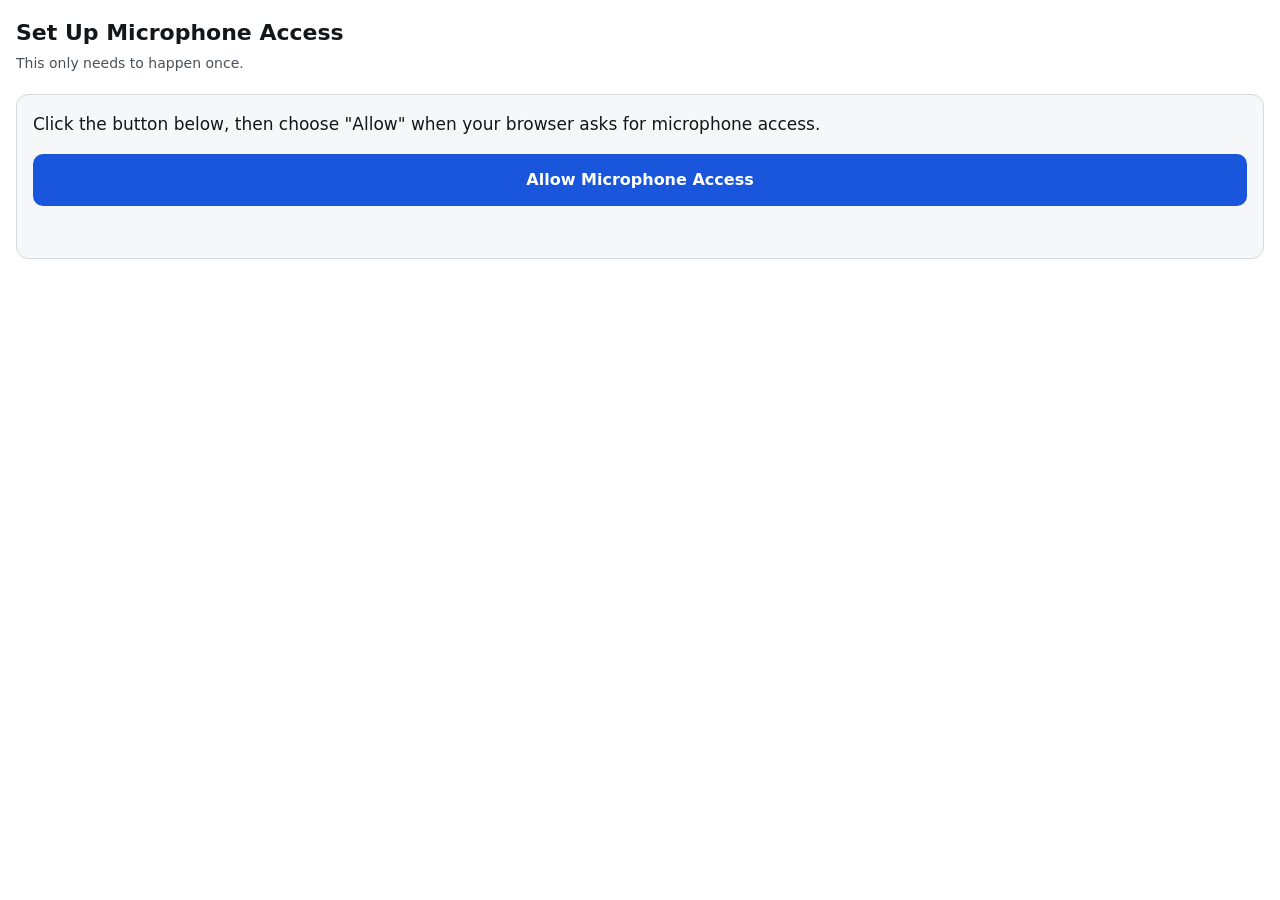
<file: extension/sidepanel/mic-setup.html>
<!DOCTYPE html>
<html>
<head>
  <meta charset="utf-8" />
  <title>Set Up Microphone Access — Beacon AI</title>
  <link rel="stylesheet" href="sidepanel.css" />
</head>
<body>
  <header class="app-header">
    <h1>Set Up Microphone Access</h1>
    <p class="tagline">This only needs to happen once.</p>
  </header>

  <main>
    <section class="card">
      <p class="onboarding-prompt">
        Click the button below, then choose "Allow" when your browser asks for microphone access.
      </p>
      <div class="onboarding-actions">
        <button id="allowMicBtn" class="primary">Allow Microphone Access</button>
      </div>
      <p id="micSetupStatus" class="status-text" role="status"></p>
    </section>
  </main>

  <script src="mic-setup.js"></script>
</body>
</html>
</file>
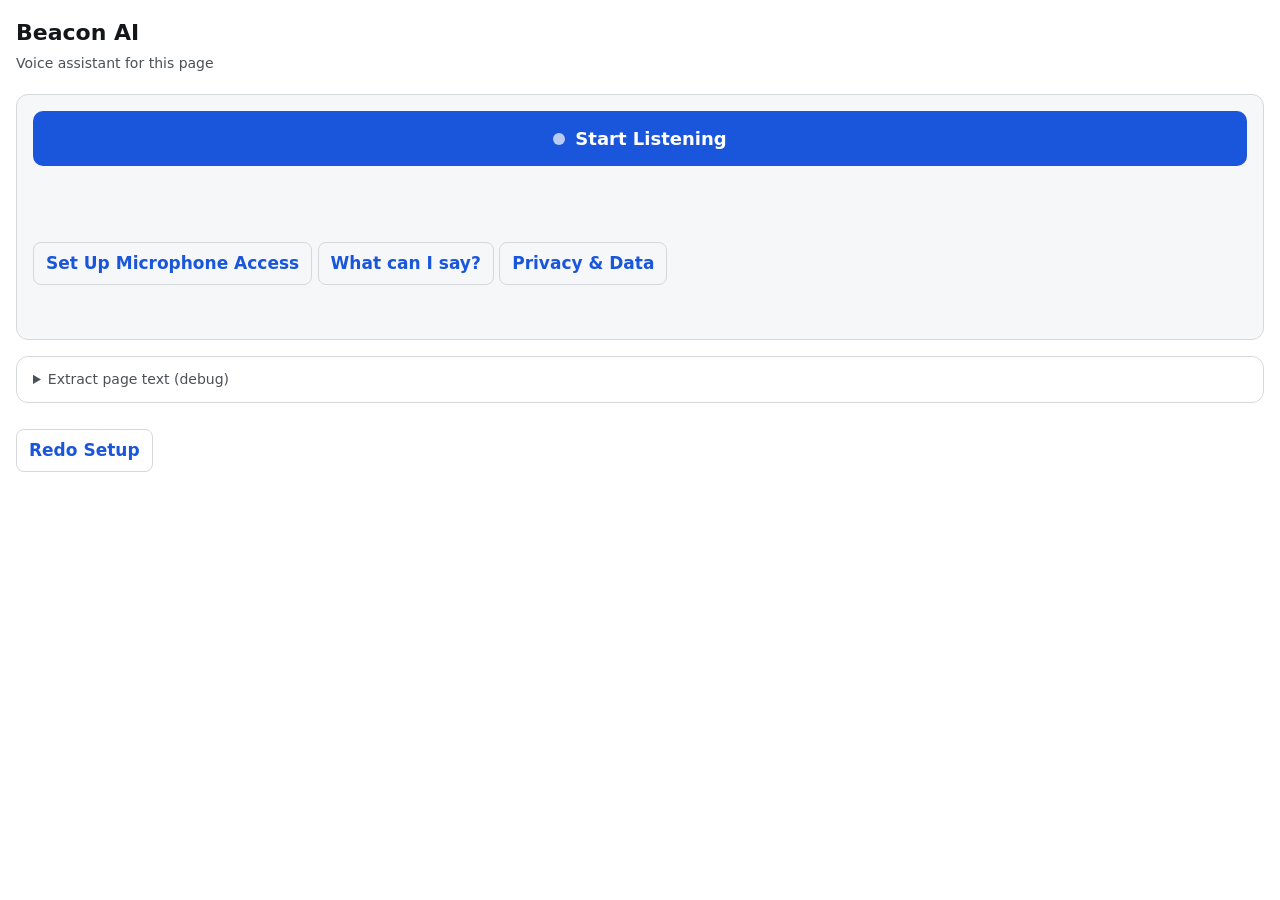
<file: extension/sidepanel/sidepanel.html>
<!DOCTYPE html>
<html>
<head>
  <meta charset="utf-8" />
  <title>Beacon AI</title>
  <link rel="stylesheet" href="sidepanel.css" />
</head>
<body>
  <header class="app-header">
    <h1>Beacon AI</h1>
    <p class="tagline">Voice assistant for this page</p>
  </header>

  <main>
    <section id="onboarding" class="card onboarding" hidden aria-labelledby="onboardingHeading">
      <h2 id="onboardingHeading">Let's get set up</h2>
      <p id="onboardingPrompt" class="onboarding-prompt" role="status"></p>
      <div id="onboardingActions" class="onboarding-actions"></div>
      <button id="skipOnboardingBtn" class="link-button">Skip for now</button>
    </section>

    <div id="mainContent">
      <section class="card" aria-labelledby="voiceHeading">
        <h2 id="voiceHeading" class="visually-hidden">Voice control</h2>

        <button id="listenBtn" class="mic-button" aria-pressed="false">
          <span class="mic-dot" aria-hidden="true"></span>
          <span class="mic-label">Start Listening</span>
        </button>

        <button id="stopSpeakingBtn" class="stop-button" hidden>Stop Speaking</button>

        <div class="status-row">
          <span id="busySpinner" class="spinner" aria-hidden="true" hidden></span>
          <p id="voiceStatus" class="status-text" role="status"></p>
        </div>
        <p id="transcript" class="transcript-text"></p>

        <button id="micSetupBtn" class="link-button" hidden>Set Up Microphone Access</button>
        <button id="helpBtn" class="link-button">What can I say?</button>
        <button id="privacyBtn" class="link-button">Privacy &amp; Data</button>

        <div id="aiResponse" class="response-box" role="region" aria-label="Response"></div>
      </section>

      <details class="card card--secondary">
        <summary>Extract page text (debug)</summary>
        <button id="extractBtn" class="secondary-button">Extract Page Text</button>
        <p id="status" class="status-text" role="status"></p>
        <pre id="output" class="output-box"></pre>
      </details>

      <button id="redoSetupBtn" class="link-button">Redo Setup</button>
    </div>
  </main>

  <script src="../lib/commands.js"></script>
  <script src="../lib/pageCache.js"></script>
  <script src="sidepanel.js"></script>
</body>
</html>
</file>
<file: extension/sidepanel/sidepanel.css>
:root {
  --color-bg: #ffffff;
  --color-text: #14171a;
  --color-muted: #4a5157;
  --color-border: #d5d9dc;
  --color-card-bg: #f5f7f8;
  --color-primary: #1a56db;
  --color-primary-text: #ffffff;
  --color-listening: #c0152f;
  --color-focus: #1a56db;
  --font-size-base: 17px;
}

/* Contrast themes — named after real preferences described by an assistive-tech
   assessment center (see project memory): black/white, yellow/black, black/yellow. */
:root[data-theme="dark"] {
  --color-bg: #000000;
  --color-text: #ffffff;
  --color-muted: #b0b0b0;
  --color-border: #444444;
  --color-card-bg: #1a1a1a;
  --color-primary: #3b82f6;
  --color-primary-text: #ffffff;
  --color-listening: #ff453a;
  --color-focus: #3b82f6;
}

:root[data-theme="yellow-black"] {
  --color-bg: #ffee00;
  --color-text: #000000;
  --color-muted: #333333;
  --color-border: #555555;
  --color-card-bg: #f5e600;
  --color-primary: #000000;
  --color-primary-text: #ffee00;
  --color-listening: #b30000;
  --color-focus: #000000;
}

:root[data-theme="black-yellow"] {
  --color-bg: #000000;
  --color-text: #ffee00;
  --color-muted: #cc9900;
  --color-border: #665500;
  --color-card-bg: #1a1a00;
  --color-primary: #ffee00;
  --color-primary-text: #000000;
  --color-listening: #ff453a;
  --color-focus: #ffee00;
}

* {
  box-sizing: border-box;
}

html,
body {
  margin: 0;
  padding: 0;
}

body {
  width: 100%;
  min-width: 320px;
  font-family: system-ui, -apple-system, "Segoe UI", sans-serif;
  font-size: var(--font-size-base);
  line-height: 1.5;
  color: var(--color-text);
  background: var(--color-bg);
  padding: 16px;
}

.app-header {
  margin-bottom: 20px;
}

h1 {
  font-size: 22px;
  margin: 0;
}

.tagline {
  margin: 4px 0 0;
  color: var(--color-muted);
  font-size: 14px;
}

.visually-hidden {
  position: absolute;
  width: 1px;
  height: 1px;
  overflow: hidden;
  clip: rect(0, 0, 0, 0);
  white-space: nowrap;
}

.card {
  background: var(--color-card-bg);
  border: 1px solid var(--color-border);
  border-radius: 12px;
  padding: 16px;
  margin-bottom: 16px;
}

.card--secondary {
  background: transparent;
  padding: 8px 16px;
}

.card--secondary summary {
  cursor: pointer;
  color: var(--color-muted);
  font-size: 14px;
  padding: 4px 0;
}

.card--secondary[open] {
  background: var(--color-card-bg);
  padding: 12px 16px 16px;
}

.onboarding h2 {
  margin: 0 0 12px;
  font-size: 18px;
}

.onboarding-prompt {
  font-size: 17px;
  line-height: 1.6;
  min-height: 1.6em;
  margin: 0 0 16px;
}

.onboarding-actions {
  display: flex;
  flex-direction: column;
  gap: 10px;
  margin-bottom: 12px;
}

.onboarding-actions button {
  width: 100%;
  padding: 12px 16px;
  font-size: 16px;
  font-weight: 600;
  border-radius: 10px;
  border: 2px solid var(--color-primary);
  background: var(--color-bg);
  color: var(--color-primary);
}

.onboarding-actions button.primary {
  background: var(--color-primary);
  color: var(--color-primary-text);
}

button {
  font: inherit;
  cursor: pointer;
}

button:focus-visible,
summary:focus-visible {
  outline: 3px solid var(--color-focus);
  outline-offset: 2px;
}

.mic-button {
  width: 100%;
  display: flex;
  align-items: center;
  justify-content: center;
  gap: 10px;
  padding: 14px 16px;
  font-size: 18px;
  font-weight: 600;
  color: var(--color-primary-text);
  background: var(--color-primary);
  border: none;
  border-radius: 10px;
}

.mic-button[aria-pressed="true"] {
  background: var(--color-listening);
}

.mic-dot {
  width: 12px;
  height: 12px;
  border-radius: 50%;
  background: var(--color-primary-text);
  opacity: 0.7;
  flex-shrink: 0;
}

.mic-button[aria-pressed="true"] .mic-dot {
  animation: pulse 1.4s ease-in-out infinite;
}

@media (prefers-reduced-motion: reduce) {
  .mic-button[aria-pressed="true"] .mic-dot {
    animation: none;
  }
}

@keyframes pulse {
  0%, 100% {
    opacity: 1;
  }
  50% {
    opacity: 0.35;
  }
}

.stop-button {
  width: 100%;
  margin-top: 8px;
  padding: 10px 16px;
  font-size: 16px;
  font-weight: 600;
  color: var(--color-listening);
  background: var(--color-bg);
  border: 2px solid var(--color-listening);
  border-radius: 10px;
}

.status-row {
  display: flex;
  align-items: center;
  gap: 10px;
}

.spinner {
  width: 20px;
  height: 20px;
  flex-shrink: 0;
  margin-top: 12px;
  border: 3px solid var(--color-border);
  border-top-color: var(--color-primary);
  border-radius: 50%;
  animation: spin 0.8s linear infinite;
}

@media (prefers-reduced-motion: reduce) {
  .spinner {
    animation: none;
    border-top-color: var(--color-border);
  }
}

@keyframes spin {
  to {
    transform: rotate(360deg);
  }
}

.status-text {
  margin: 12px 0 0;
  font-weight: 600;
  min-height: 1.4em;
}

.transcript-text {
  margin: 6px 0 0;
  color: var(--color-muted);
  font-style: italic;
  min-height: 1.4em;
}

.link-button {
  display: inline-block;
  margin-top: 10px;
  padding: 8px 12px;
  background: none;
  border: 1px solid var(--color-border);
  border-radius: 8px;
  color: var(--color-primary);
  font-weight: 600;
}

.response-box {
  margin-top: 14px;
  min-height: 1.4em;
}

.response-box:not(:empty) {
  padding: 14px;
  background: var(--color-bg);
  border: 1px solid var(--color-border);
  border-radius: 8px;
  font-size: 17px;
  line-height: 1.6;
}

.secondary-button {
  padding: 8px 12px;
  background: var(--color-bg);
  border: 1px solid var(--color-border);
  border-radius: 8px;
  color: var(--color-text);
}

.output-box {
  white-space: pre-wrap;
  max-height: 300px;
  overflow-y: auto;
  border: 1px solid var(--color-border);
  background: var(--color-bg);
  border-radius: 8px;
  padding: 10px;
  font-size: 13px;
  margin: 10px 0 0;
}
</file>
